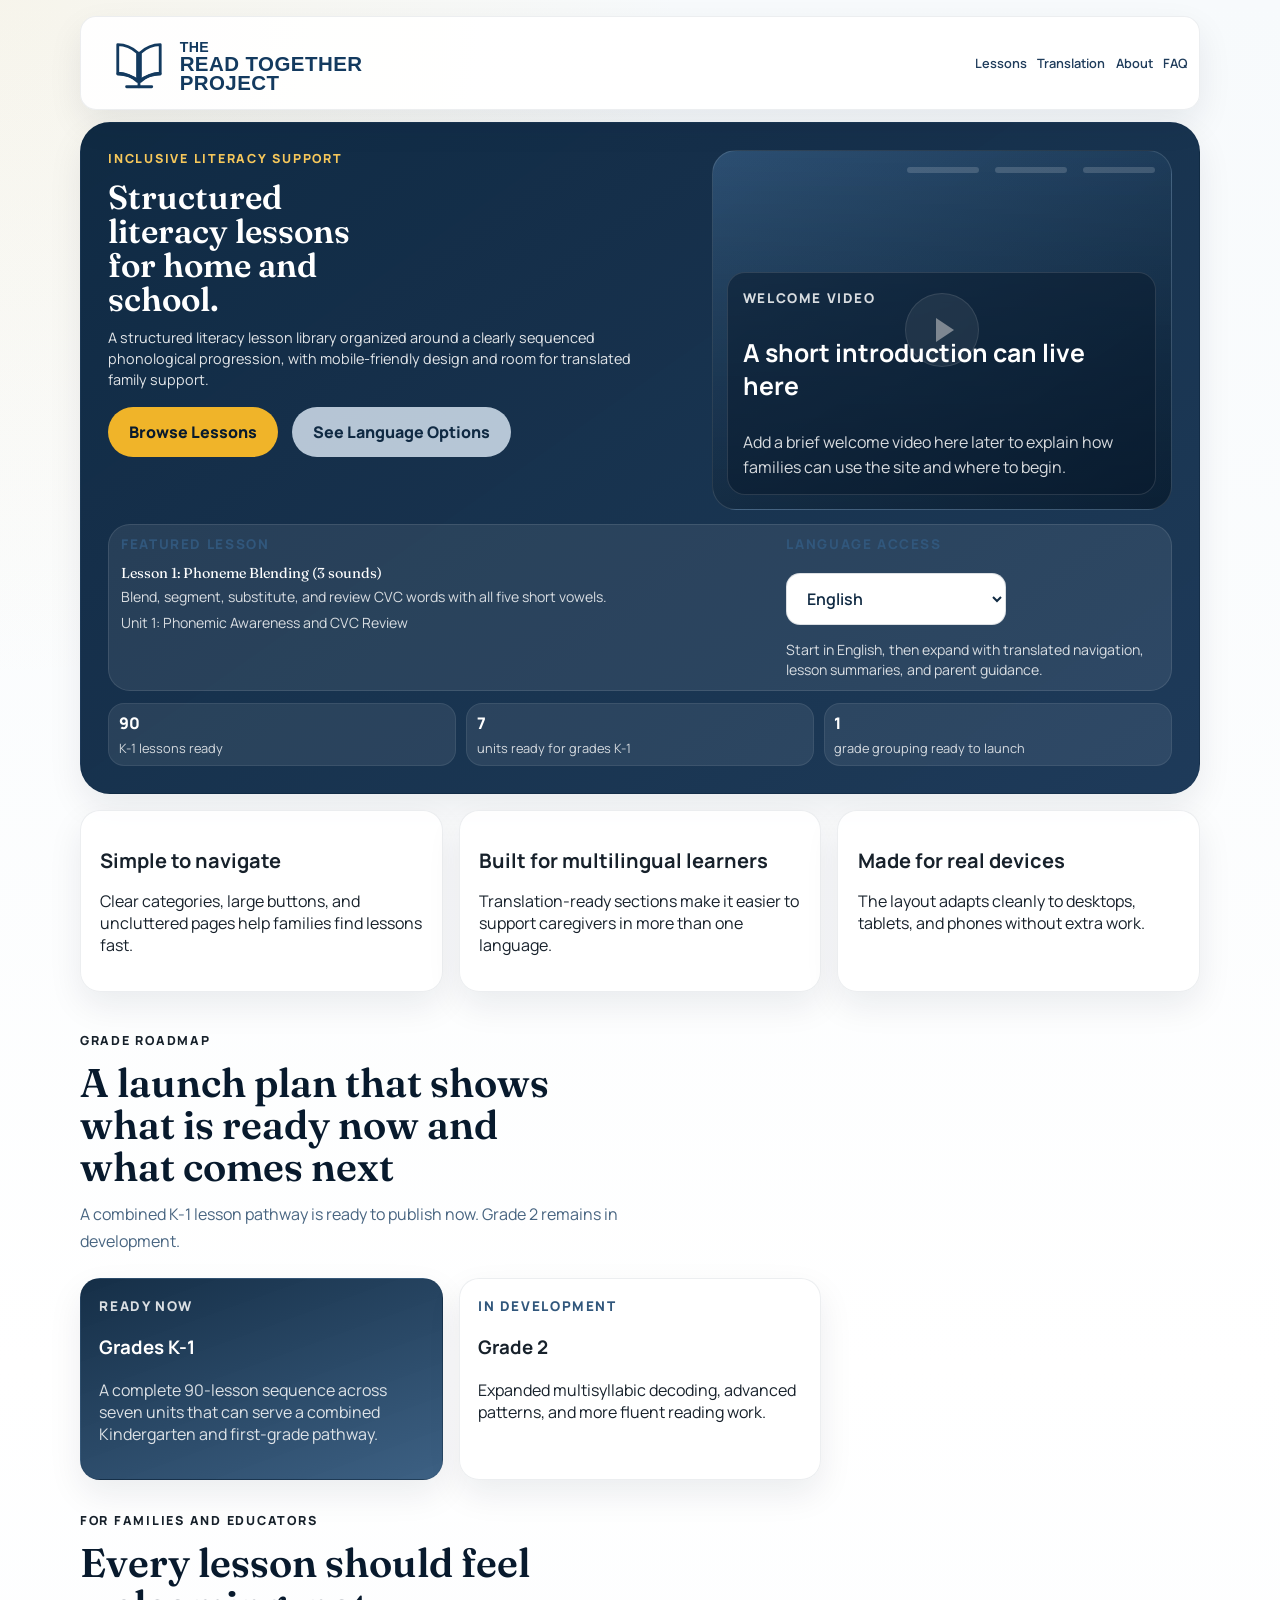
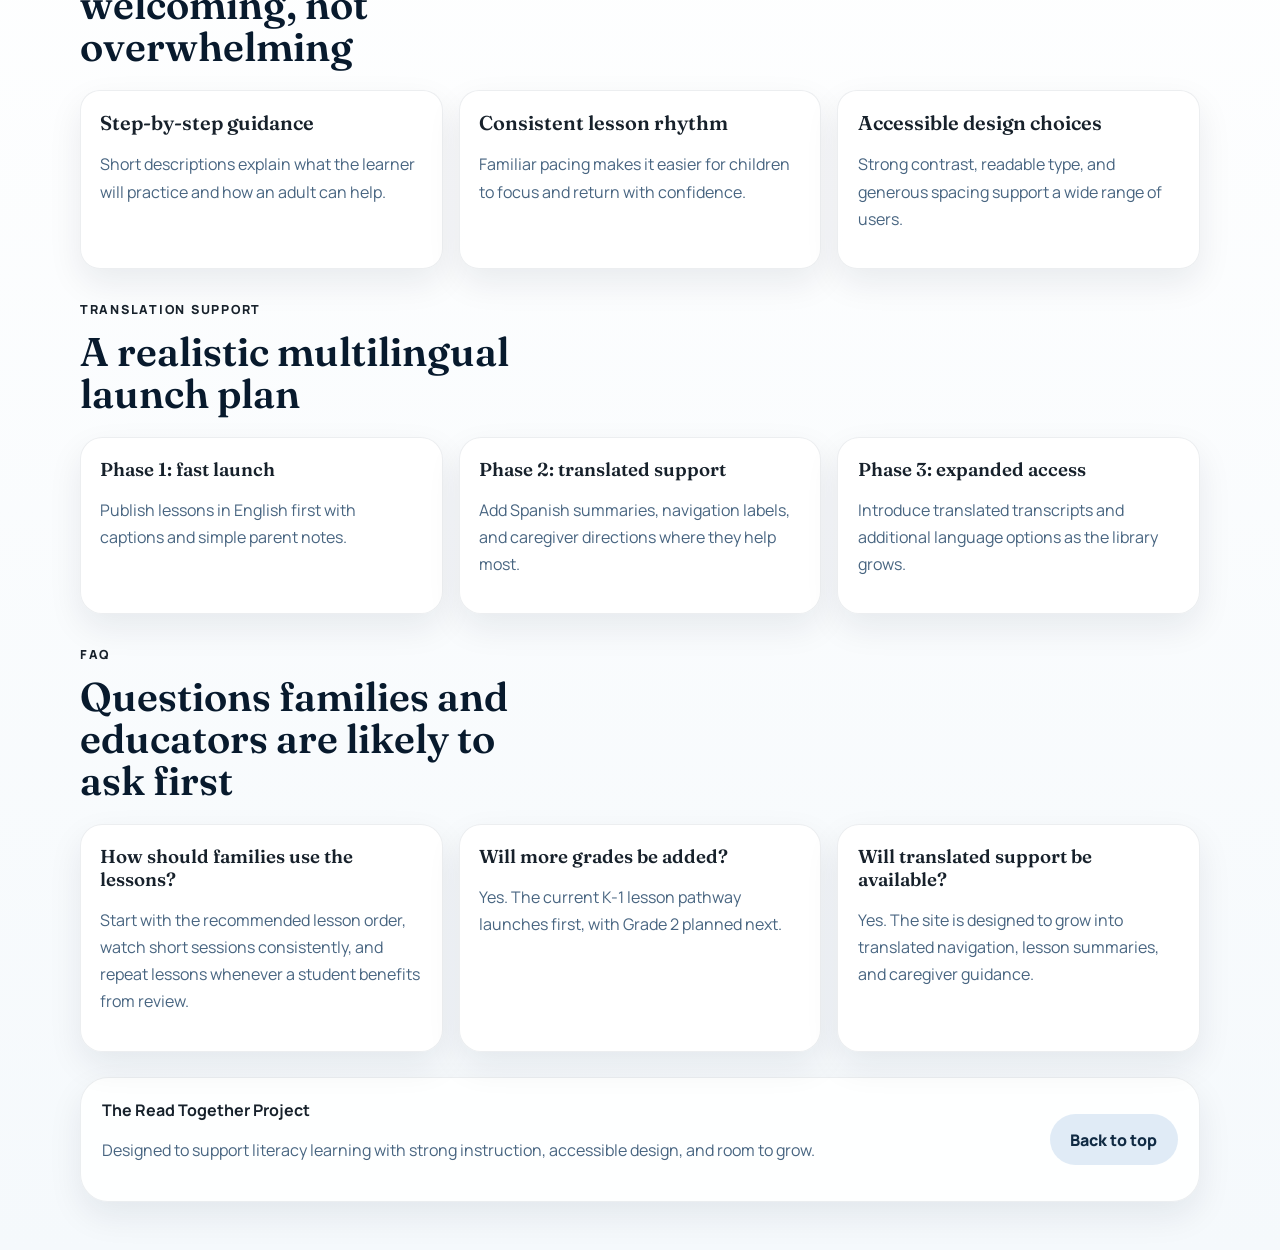
<file: index.html>
<!DOCTYPE html>
<html lang="en">
  <head>
    <meta charset="UTF-8" />
    <meta name="viewport" content="width=device-width, initial-scale=1.0" />
    <title>The Read Together Project</title>
    <meta
      name="description"
      content="Structured literacy lesson recordings and family-friendly reading support for families, educators, and multilingual learners."
    />
    <meta name="theme-color" content="#102a43" />
    <meta property="og:title" content="The Read Together Project" />
    <meta
      property="og:description"
      content="Structured literacy lesson recordings and family-friendly reading support."
    />
    <meta property="og:type" content="website" />
    <meta property="og:image" content="assets/read-together-logo.svg" />
    <meta name="twitter:card" content="summary_large_image" />
    <meta name="twitter:title" content="The Read Together Project" />
    <meta
      name="twitter:description"
      content="Structured literacy lesson recordings and family-friendly reading support."
    />
    <meta name="twitter:image" content="assets/read-together-logo.svg" />
    <link rel="icon" type="image/svg+xml" href="assets/read-together-mark.svg" />
    <link rel="preconnect" href="https://fonts.googleapis.com" />
    <link rel="preconnect" href="https://fonts.gstatic.com" crossorigin />
    <link
      href="https://fonts.googleapis.com/css2?family=Fraunces:wght@500;600;700&family=Manrope:wght@400;500;600;700;800&display=swap"
      rel="stylesheet"
    />
    <link rel="stylesheet" href="styles.css" />
  </head>
  <body>
    <div class="site-shell">
      <header class="topbar">
        <a class="brand" href="#home" aria-label="The Read Together Project home">
          <img class="brand-logo" src="assets/read-together-logo.svg" alt="The Read Together Project logo" />
        </a>

        <button class="menu-toggle" aria-expanded="false" aria-controls="site-nav">
          Menu
        </button>

        <nav id="site-nav" class="site-nav">
          <a href="lessons.html" data-i18n="navLessons">Lessons</a>
          <a href="#translation" data-i18n="navTranslation">Translation</a>
          <a href="about.html" data-i18n="navAbout">About</a>
          <a href="#faq" data-i18n="navFaq">FAQ</a>
        </nav>
      </header>

      <main id="home">
        <section class="hero">
          <div class="hero-copy">
            <div class="hero-top">
              <div class="hero-main">
                <p class="eyebrow" data-i18n="heroEyebrow">Inclusive literacy support</p>
                <h1 data-i18n="heroTitle">
                  Structured literacy lessons for home and school.
                </h1>
                <p class="hero-text" data-i18n="heroText">
                  A structured literacy lesson library organized around a clearly sequenced phonological
                  progression, with mobile-friendly design and room for translated family support.
                </p>
                <div class="hero-actions">
                  <a class="button button-primary" href="lessons.html" data-i18n="browseLessons"
                    >Browse Lessons</a
                  >
                  <a class="button button-secondary" href="#translation" data-i18n="seeLanguages"
                    >See Language Options</a
                  >
                </div>
              </div>

              <div class="hero-video-card" aria-label="Welcome video placeholder">
                <div class="hero-video-frame">
                  <div class="hero-video-play" aria-hidden="true"></div>
                  <div class="hero-video-caption">
                    <p class="panel-label" data-i18n="welcomeVideoLabel">Welcome video</p>
                    <h2 data-i18n="welcomeVideoTitle">A short introduction can live here</h2>
                    <p data-i18n="welcomeVideoText">
                      Add a brief welcome video here later to explain how families can use the site
                      and where to begin.
                    </p>
                  </div>
                </div>
              </div>
            </div>
            <div class="hero-note">
              <div>
                <p class="panel-label" data-i18n="featuredLesson">Featured lesson</p>
                <p id="spotlight-title" class="hero-note-title">Lesson 1: Phoneme Blending (3 sounds)</p>
                <p id="spotlight-text" class="hero-note-text" data-i18n="spotlightText">
                  Launch with a clear K-1 pathway that begins with oral blending and builds toward
                  fluent decoding.
                </p>
                <p id="spotlight-unit" class="hero-note-unit">Unit 1: Phonemic Awareness and CVC Review</p>
              </div>
              <div class="hero-language">
                <p class="panel-label" data-i18n="languageAccess">Language access</p>
                <select id="language-switcher" aria-label="Language switcher">
                  <option value="en">English</option>
                  <option value="es">Español</option>
                </select>
                <p class="hero-note-text" data-i18n="translationText">
                  Start in English, then expand with translated navigation, lesson summaries, and
                  parent guidance.
                </p>
              </div>
            </div>
            <dl class="hero-stats">
              <div>
                <dt>90</dt>
                <dd data-i18n="statLessons">starter lessons mapped out</dd>
              </div>
              <div>
                <dt>7</dt>
                <dd data-i18n="statUnits">units ready for grades K-1</dd>
              </div>
              <div>
                <dt>1</dt>
                <dd data-i18n="statGrades">grade grouping ready to launch</dd>
              </div>
            </dl>
          </div>
        </section>

        <section class="trust-strip" aria-label="Site strengths">
          <article>
            <h2 data-i18n="trustOneTitle">Simple to navigate</h2>
            <p data-i18n="trustOneText">
              Clear categories, large buttons, and uncluttered pages help families find lessons
              fast.
            </p>
          </article>
          <article>
            <h2 data-i18n="trustTwoTitle">Built for multilingual learners</h2>
            <p data-i18n="trustTwoText">
              Translation-ready sections make it easier to support caregivers in more than one
              language.
            </p>
          </article>
          <article>
            <h2 data-i18n="trustThreeTitle">Made for real devices</h2>
            <p data-i18n="trustThreeText">
              The layout adapts cleanly to desktops, tablets, and phones without extra work.
            </p>
          </article>
        </section>

        <section id="roadmap" class="section">
          <div class="section-heading">
            <div>
              <p class="eyebrow" data-i18n="roadmapEyebrow">Grade roadmap</p>
              <h2 data-i18n="roadmapTitle">A launch plan that shows what is ready now and what comes next</h2>
              <p class="section-intro" data-i18n="roadmapIntro">
                A combined K-1 lesson pathway is ready to publish now. Grade 2 remains in
                development.
              </p>
            </div>
          </div>

          <div class="roadmap-grid">
            <article class="roadmap-card roadmap-card-live">
              <p class="panel-label" data-i18n="roadmap1Label">Ready now</p>
              <h3 data-i18n="roadmap1Title">Grades K-1</h3>
              <p data-i18n="roadmap1Text">
                A complete 90-lesson sequence across seven units that can serve a combined
                Kindergarten and first-grade pathway.
              </p>
            </article>
            <article class="roadmap-card roadmap-card-coming">
              <p class="panel-label" data-i18n="roadmap2Label">In development</p>
              <h3 data-i18n="roadmap2Title">Grade 2</h3>
              <p data-i18n="roadmap2Text">
                Expanded multisyllabic decoding, advanced patterns, and more fluent reading work.
              </p>
            </article>
          </div>
        </section>

        <section id="families" class="section">
          <div class="section-heading">
            <div>
              <p class="eyebrow" data-i18n="familiesEyebrow">For families and educators</p>
              <h2 data-i18n="familiesTitle">Every lesson should feel welcoming, not overwhelming</h2>
            </div>
          </div>

          <div class="family-grid">
            <article class="family-card">
              <h3 data-i18n="familyOneTitle">Step-by-step guidance</h3>
              <p data-i18n="familyOneText">
                Short descriptions explain what the learner will practice and how an adult can help.
              </p>
            </article>
            <article class="family-card">
              <h3 data-i18n="familyTwoTitle">Consistent lesson rhythm</h3>
              <p data-i18n="familyTwoText">
                Familiar pacing makes it easier for children to focus and return with confidence.
              </p>
            </article>
            <article class="family-card">
              <h3 data-i18n="familyThreeTitle">Accessible design choices</h3>
              <p data-i18n="familyThreeText">
                Strong contrast, readable type, and generous spacing support a wide range of users.
              </p>
            </article>
          </div>
        </section>

        <section id="translation" class="section section-highlight">
          <div class="section-heading">
            <div>
              <p class="eyebrow" data-i18n="translationEyebrow">Translation support</p>
              <h2 data-i18n="translationTitle">A realistic multilingual launch plan</h2>
            </div>
          </div>

          <div class="translation-layout">
            <article class="panel-card">
              <h3 data-i18n="phaseOneTitle">Phase 1: fast launch</h3>
              <p data-i18n="phaseOneText">
                Publish lessons in English first with captions and simple parent notes.
              </p>
            </article>
            <article class="panel-card">
              <h3 data-i18n="phaseTwoTitle">Phase 2: translated support</h3>
              <p data-i18n="phaseTwoText">
                Add Spanish summaries, navigation labels, and caregiver directions where they help
                most.
              </p>
            </article>
            <article class="panel-card">
              <h3 data-i18n="phaseThreeTitle">Phase 3: expanded access</h3>
              <p data-i18n="phaseThreeText">
                Introduce translated transcripts and additional language options as the library
                grows.
              </p>
            </article>
          </div>
        </section>

        <section id="faq" class="section">
          <div class="section-heading">
            <div>
              <p class="eyebrow" data-i18n="faqEyebrow">FAQ</p>
              <h2 data-i18n="faqTitle">Questions families and educators are likely to ask first</h2>
            </div>
          </div>

          <div class="faq-grid">
            <article class="panel-card">
              <h3 data-i18n="faqOneTitle">How should families use the lessons?</h3>
              <p data-i18n="faqOneText">
                Start with the recommended lesson order, watch short sessions consistently, and
                repeat lessons whenever a student benefits from review.
              </p>
            </article>
            <article class="panel-card">
              <h3 data-i18n="faqTwoTitle">Will more grades be added?</h3>
              <p data-i18n="faqTwoText">
                Yes. The current K-1 lesson pathway launches first, with Grade 2 planned next.
              </p>
            </article>
            <article class="panel-card">
              <h3 data-i18n="faqThreeTitle">Will translated support be available?</h3>
              <p data-i18n="faqThreeText">
                Yes. The site is designed to grow into translated navigation, lesson summaries, and
                caregiver guidance.
              </p>
            </article>
          </div>
        </section>

      </main>

      <footer id="contact" class="footer">
        <div>
          <strong>The Read Together Project</strong>
          <p data-i18n="footerText">
            Designed to support literacy learning with strong instruction, accessible design, and
            room to grow.
          </p>
        </div>
        <a class="button button-secondary" href="#home" data-i18n="footerAction">Back to top</a>
      </footer>
    </div>

    <script src="script.js"></script>
  </body>
</html>
</file>
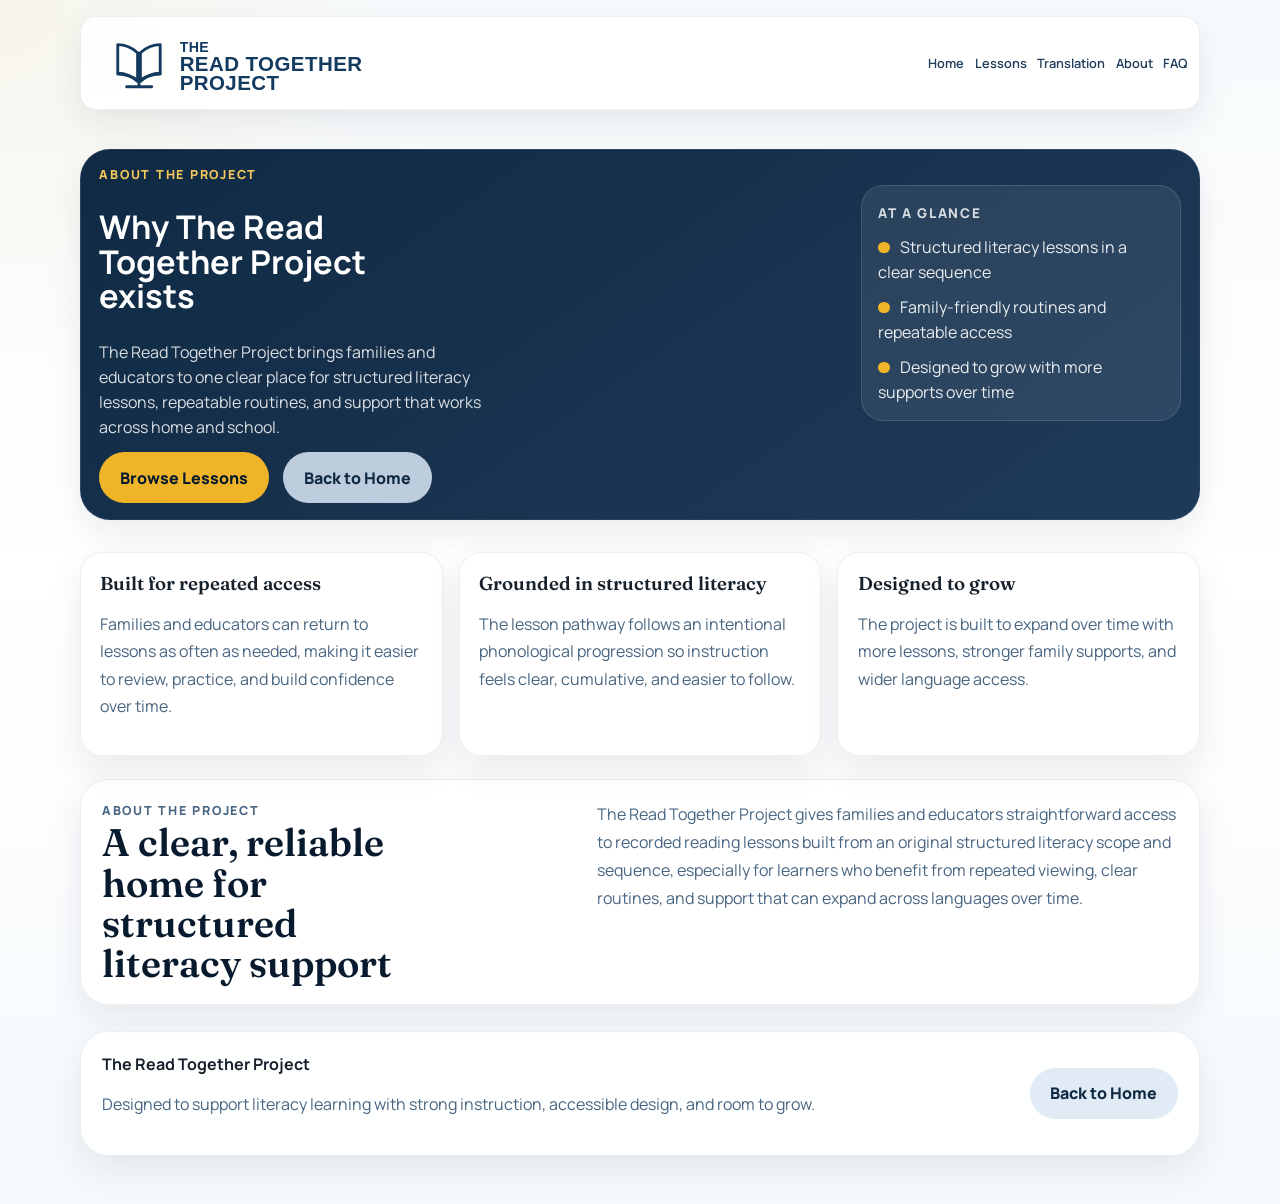
<file: about.html>
<!DOCTYPE html>
<html lang="en">
  <head>
    <meta charset="UTF-8" />
    <meta name="viewport" content="width=device-width, initial-scale=1.0" />
    <title>About | The Read Together Project</title>
    <meta
      name="description"
      content="Learn about The Read Together Project and the purpose behind its structured literacy lesson library."
    />
    <meta name="theme-color" content="#102a43" />
    <meta property="og:title" content="About | The Read Together Project" />
    <meta
      property="og:description"
      content="Learn about the purpose and approach behind The Read Together Project."
    />
    <meta property="og:type" content="website" />
    <meta property="og:image" content="assets/read-together-logo.svg" />
    <meta name="twitter:card" content="summary_large_image" />
    <meta name="twitter:title" content="About | The Read Together Project" />
    <meta
      name="twitter:description"
      content="Learn about the purpose and approach behind The Read Together Project."
    />
    <meta name="twitter:image" content="assets/read-together-logo.svg" />
    <link rel="icon" type="image/svg+xml" href="assets/read-together-mark.svg" />
    <link rel="preconnect" href="https://fonts.googleapis.com" />
    <link rel="preconnect" href="https://fonts.gstatic.com" crossorigin />
    <link
      href="https://fonts.googleapis.com/css2?family=Fraunces:wght@500;600;700&family=Manrope:wght@400;500;600;700;800&display=swap"
      rel="stylesheet"
    />
    <link rel="stylesheet" href="styles.css" />
  </head>
  <body data-page="about-page">
    <div class="site-shell">
      <header class="topbar">
        <a class="brand" href="index.html#home" aria-label="The Read Together Project home">
          <img class="brand-logo" src="assets/read-together-logo.svg" alt="The Read Together Project logo" />
        </a>

        <button class="menu-toggle" aria-expanded="false" aria-controls="site-nav">
          Menu
        </button>

        <nav id="site-nav" class="site-nav">
          <a href="index.html#home" data-i18n="navHome">Home</a>
          <a href="lessons.html" data-i18n="navLessons">Lessons</a>
          <a href="index.html#translation" data-i18n="navTranslation">Translation</a>
          <a href="#about" data-i18n="navAbout">About</a>
          <a href="index.html#faq" data-i18n="navFaq">FAQ</a>
        </nav>
      </header>

      <main id="about">
        <section class="page-intro section">
          <div class="page-intro-card">
            <div class="page-intro-layout">
              <div>
                <p class="eyebrow" data-i18n="aboutEyebrow">About the project</p>
                <h1 data-i18n="aboutPageTitle">Why The Read Together Project exists</h1>
                <p class="section-intro" data-i18n="aboutPageIntro">
                  The Read Together Project is designed to give families and educators a clear, welcoming
                  place to access structured literacy lessons, revisit key skills, and support children
                  with consistent routines across home and school.
                </p>
              </div>
              <div class="about-quicklook panel-card">
                <p class="panel-label" data-i18n="aboutQuickLabel">At a glance</p>
                <ul class="feature-list">
                  <li data-i18n="aboutQuickOne">Structured literacy lessons in a clear sequence</li>
                  <li data-i18n="aboutQuickTwo">Family-friendly routines and repeatable access</li>
                  <li data-i18n="aboutQuickThree">Designed to grow with more supports over time</li>
                </ul>
              </div>
            </div>
            <div class="page-intro-actions">
              <a class="button button-primary" href="lessons.html" data-i18n="browseLessons">Browse Lessons</a>
              <a class="button button-secondary" href="index.html" data-i18n="backHome">Back to Home</a>
            </div>
          </div>
        </section>

        <section class="section">
          <div class="about-grid">
            <article class="panel-card">
              <h3 data-i18n="aboutCardOneTitle">Built for repeated access</h3>
              <p data-i18n="aboutCardOneText">
                Families and educators can return to lessons as often as needed, making it easier to
                review, practice, and build confidence over time.
              </p>
            </article>
            <article class="panel-card">
              <h3 data-i18n="aboutCardTwoTitle">Grounded in structured literacy</h3>
              <p data-i18n="aboutCardTwoText">
                The lesson pathway follows an intentional phonological progression so instruction feels
                clear, cumulative, and easier to follow.
              </p>
            </article>
            <article class="panel-card">
              <h3 data-i18n="aboutCardThreeTitle">Designed to grow</h3>
              <p data-i18n="aboutCardThreeText">
                The project is built to expand over time with more lessons, stronger family supports,
                and wider language access.
              </p>
            </article>
          </div>
        </section>

        <section class="section about-story">
          <article class="about-story-card">
            <div>
              <p class="eyebrow" data-i18n="aboutEyebrow">About the project</p>
              <h2 data-i18n="aboutTitle">A warm, trustworthy home for reading instruction</h2>
            </div>
            <p data-i18n="aboutText">
              The Read Together Project provides families and educators with straightforward access to
              recorded reading lessons built from an original structured literacy scope and sequence,
              especially for students who benefit from repeated viewing, clear routines, and
              multilingual support.
            </p>
          </article>
        </section>
      </main>

      <footer class="footer">
        <div>
          <strong>The Read Together Project</strong>
          <p data-i18n="footerText">
            Designed to support literacy learning with strong instruction, accessible design, and
            room to grow.
          </p>
        </div>
        <a class="button button-secondary" href="index.html" data-i18n="backHome">Back to Home</a>
      </footer>
    </div>

    <script src="script.js"></script>
  </body>
</html>
</file>
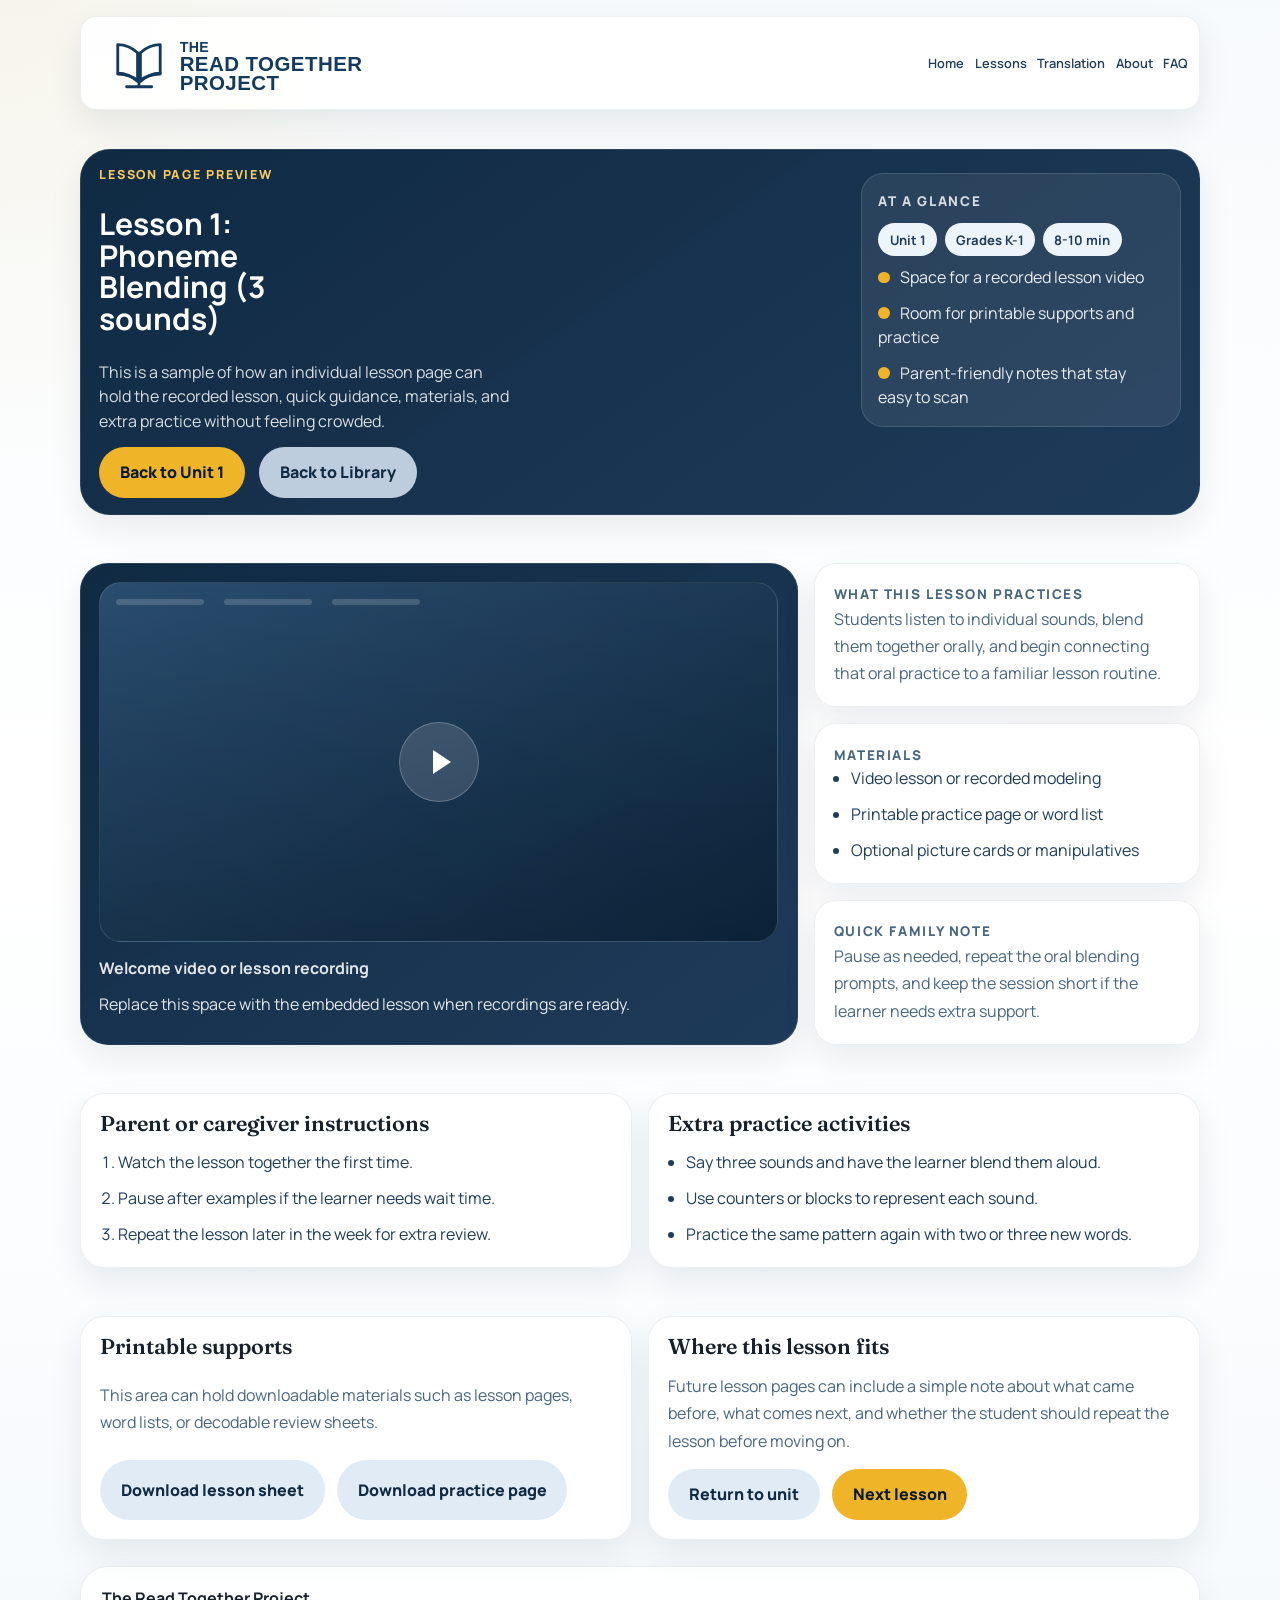
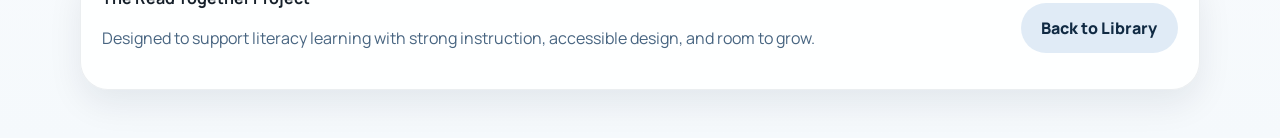
<file: lesson-template.html>
<!DOCTYPE html>
<html lang="en">
  <head>
    <meta charset="UTF-8" />
    <meta name="viewport" content="width=device-width, initial-scale=1.0" />
    <title>Lesson Template | The Read Together Project</title>
    <meta
      name="description"
      content="Preview how an individual lesson page can hold video, materials, family guidance, and extra practice."
    />
    <meta name="theme-color" content="#102a43" />
    <meta property="og:title" content="Lesson Template | The Read Together Project" />
    <meta
      property="og:description"
      content="Preview the future lesson page layout for videos, materials, and caregiver guidance."
    />
    <meta property="og:type" content="website" />
    <meta property="og:image" content="assets/read-together-logo.svg" />
    <meta name="twitter:card" content="summary_large_image" />
    <meta name="twitter:title" content="Lesson Template | The Read Together Project" />
    <meta
      name="twitter:description"
      content="Preview the future lesson page layout for videos, materials, and caregiver guidance."
    />
    <meta name="twitter:image" content="assets/read-together-logo.svg" />
    <link rel="icon" type="image/svg+xml" href="assets/read-together-mark.svg" />
    <link rel="preconnect" href="https://fonts.googleapis.com" />
    <link rel="preconnect" href="https://fonts.gstatic.com" crossorigin />
    <link
      href="https://fonts.googleapis.com/css2?family=Fraunces:wght@500;600;700&family=Manrope:wght@400;500;600;700;800&display=swap"
      rel="stylesheet"
    />
    <link rel="stylesheet" href="styles.css" />
  </head>
  <body data-page="lesson-template">
    <div class="site-shell">
      <header class="topbar">
        <a class="brand" href="index.html#home" aria-label="The Read Together Project home">
          <img class="brand-logo" src="assets/read-together-logo.svg" alt="The Read Together Project logo" />
        </a>
        <button class="menu-toggle" aria-expanded="false" aria-controls="site-nav">Menu</button>
        <nav id="site-nav" class="site-nav">
          <a href="index.html#home" data-i18n="navHome">Home</a>
          <a href="lessons.html" data-i18n="navLessons">Lessons</a>
          <a href="index.html#translation" data-i18n="navTranslation">Translation</a>
          <a href="about.html" data-i18n="navAbout">About</a>
          <a href="index.html#faq" data-i18n="navFaq">FAQ</a>
        </nav>
      </header>

      <main class="lesson-page-shell">
        <section class="page-intro section">
          <div class="page-intro-card">
            <div class="page-intro-layout">
              <div>
                <p class="eyebrow">Lesson page preview</p>
                <h1>Lesson 1: Phoneme Blending (3 sounds)</h1>
                <p class="section-intro">
                  This is a sample of how an individual lesson page can hold the recorded lesson, quick
                  guidance, materials, and extra practice without feeling crowded.
                </p>
              </div>
              <div class="panel-card">
                <p class="panel-label">At a glance</p>
                <div class="lesson-chip-row">
                  <span class="meta-chip">Unit 1</span>
                  <span class="meta-chip">Grades K-1</span>
                  <span class="meta-chip">8-10 min</span>
                </div>
                <ul class="feature-list">
                  <li>Space for a recorded lesson video</li>
                  <li>Room for printable supports and practice</li>
                  <li>Parent-friendly notes that stay easy to scan</li>
                </ul>
              </div>
            </div>
            <div class="page-intro-actions">
              <a class="button button-primary" href="unit-1.html">Back to Unit 1</a>
              <a class="button button-secondary" href="lessons.html">Back to Library</a>
            </div>
          </div>
        </section>

        <section class="section lesson-page-main">
          <article class="lesson-video-card">
            <div class="lesson-video-frame" aria-hidden="true">
              <span class="lesson-video-play"></span>
            </div>
            <div class="lesson-video-caption">
              <p><strong>Welcome video or lesson recording</strong></p>
              <p>Replace this space with the embedded lesson when recordings are ready.</p>
            </div>
          </article>

          <aside class="lesson-page-sidebar">
            <article class="panel-card">
              <p class="panel-label">What this lesson practices</p>
              <p>
                Students listen to individual sounds, blend them together orally, and begin connecting
                that oral practice to a familiar lesson routine.
              </p>
            </article>
            <article class="panel-card">
              <p class="panel-label">Materials</p>
              <ul class="resource-list">
                <li>Video lesson or recorded modeling</li>
                <li>Printable practice page or word list</li>
                <li>Optional picture cards or manipulatives</li>
              </ul>
            </article>
            <article class="panel-card">
              <p class="panel-label">Quick family note</p>
              <p>
                Pause as needed, repeat the oral blending prompts, and keep the session short if the
                learner needs extra support.
              </p>
            </article>
          </aside>
        </section>

        <section class="section lesson-section-grid">
          <article class="lesson-section-card">
            <h2>Parent or caregiver instructions</h2>
            <ol class="step-list">
              <li>Watch the lesson together the first time.</li>
              <li>Pause after examples if the learner needs wait time.</li>
              <li>Repeat the lesson later in the week for extra review.</li>
            </ol>
          </article>

          <article class="lesson-section-card">
            <h2>Extra practice activities</h2>
            <ul class="resource-list">
              <li>Say three sounds and have the learner blend them aloud.</li>
              <li>Use counters or blocks to represent each sound.</li>
              <li>Practice the same pattern again with two or three new words.</li>
            </ul>
          </article>
        </section>

        <section class="section lesson-section-grid">
          <article class="lesson-section-card">
            <h2>Printable supports</h2>
            <p>
              This area can hold downloadable materials such as lesson pages, word lists, or decodable
              review sheets.
            </p>
            <div class="lesson-inline-actions">
              <a class="button button-secondary" href="#">Download lesson sheet</a>
              <a class="button button-secondary" href="#">Download practice page</a>
            </div>
          </article>

          <article class="lesson-section-card">
            <h2>Where this lesson fits</h2>
            <p>
              Future lesson pages can include a simple note about what came before, what comes next,
              and whether the student should repeat the lesson before moving on.
            </p>
            <div class="lesson-inline-actions">
              <a class="button button-secondary" href="unit-1.html">Return to unit</a>
              <a class="button button-primary" href="#">Next lesson</a>
            </div>
          </article>
        </section>
      </main>

      <footer class="footer">
        <div>
          <strong>The Read Together Project</strong>
          <p data-i18n="footerText">
            Designed to support literacy learning with strong instruction, accessible design, and room to grow.
          </p>
        </div>
        <a class="button button-secondary" href="lessons.html">Back to Library</a>
      </footer>
    </div>

    <script src="script.js"></script>
  </body>
</html>
</file>
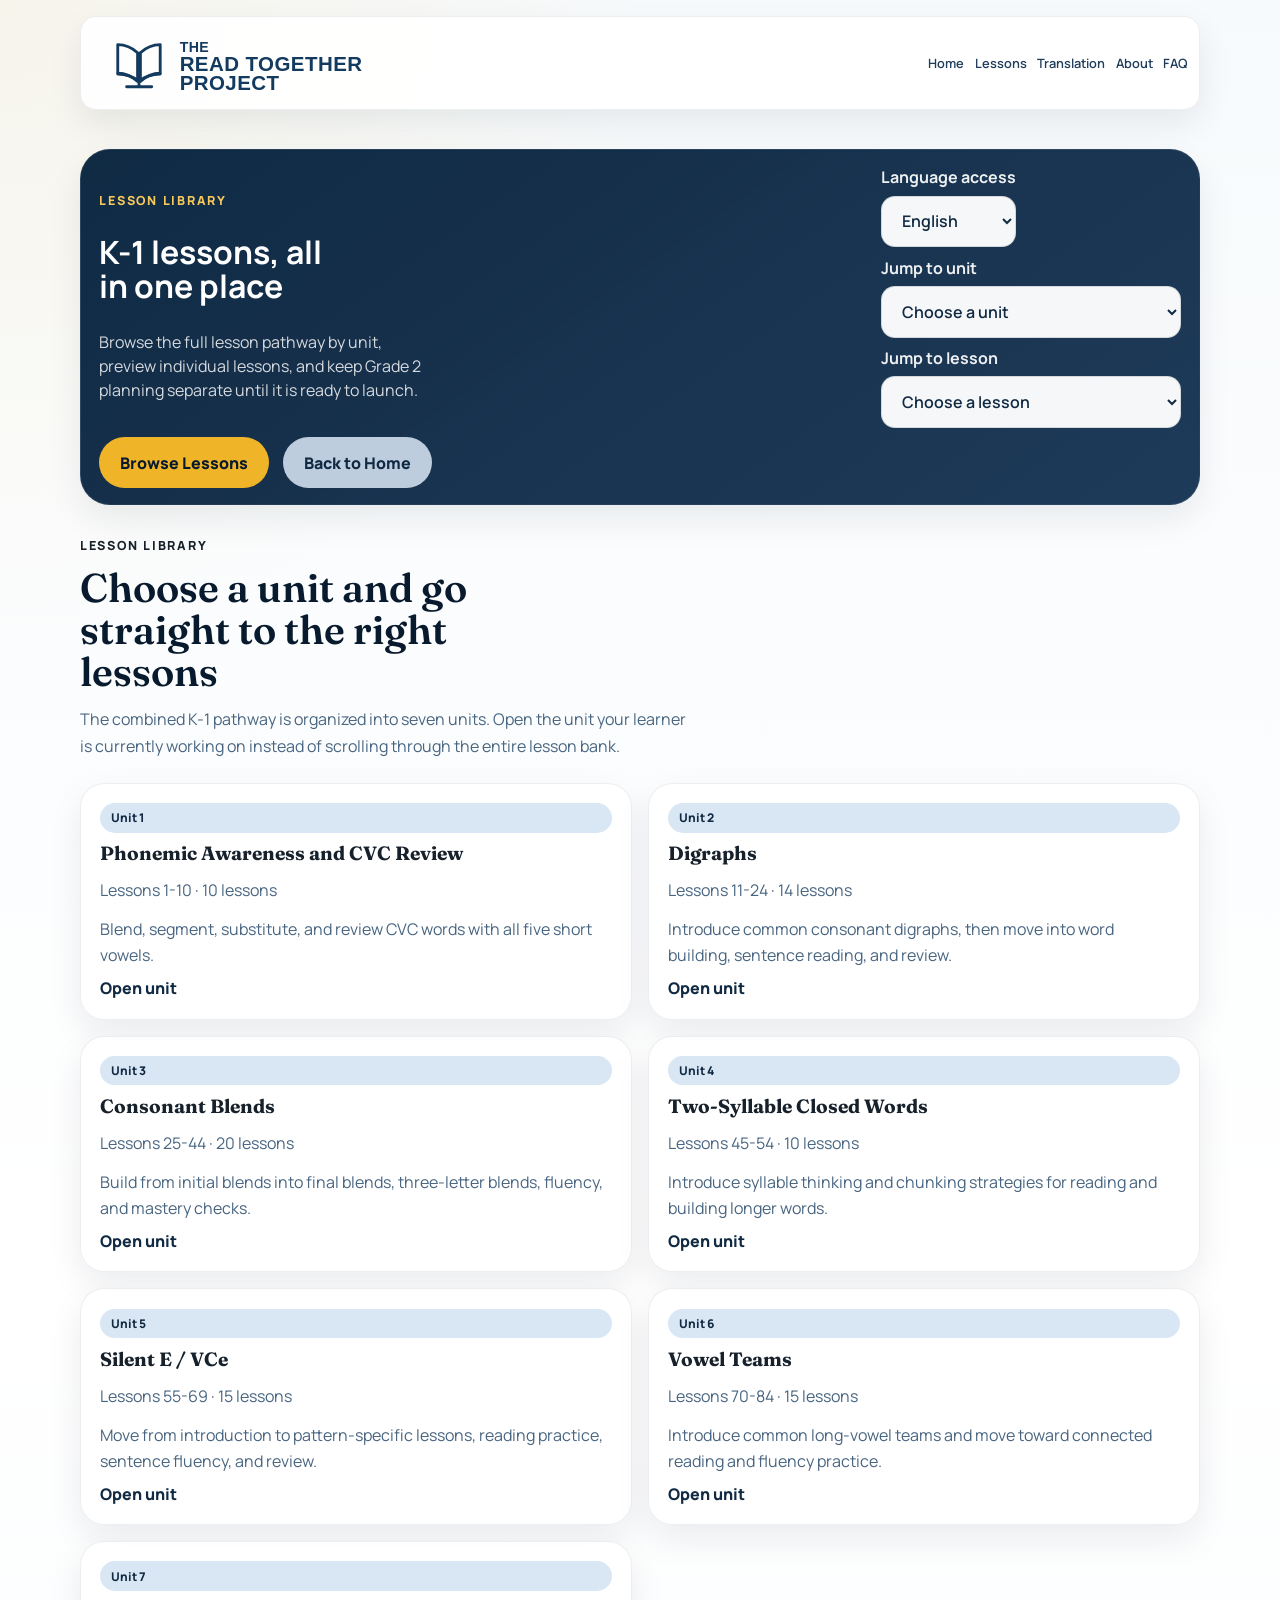
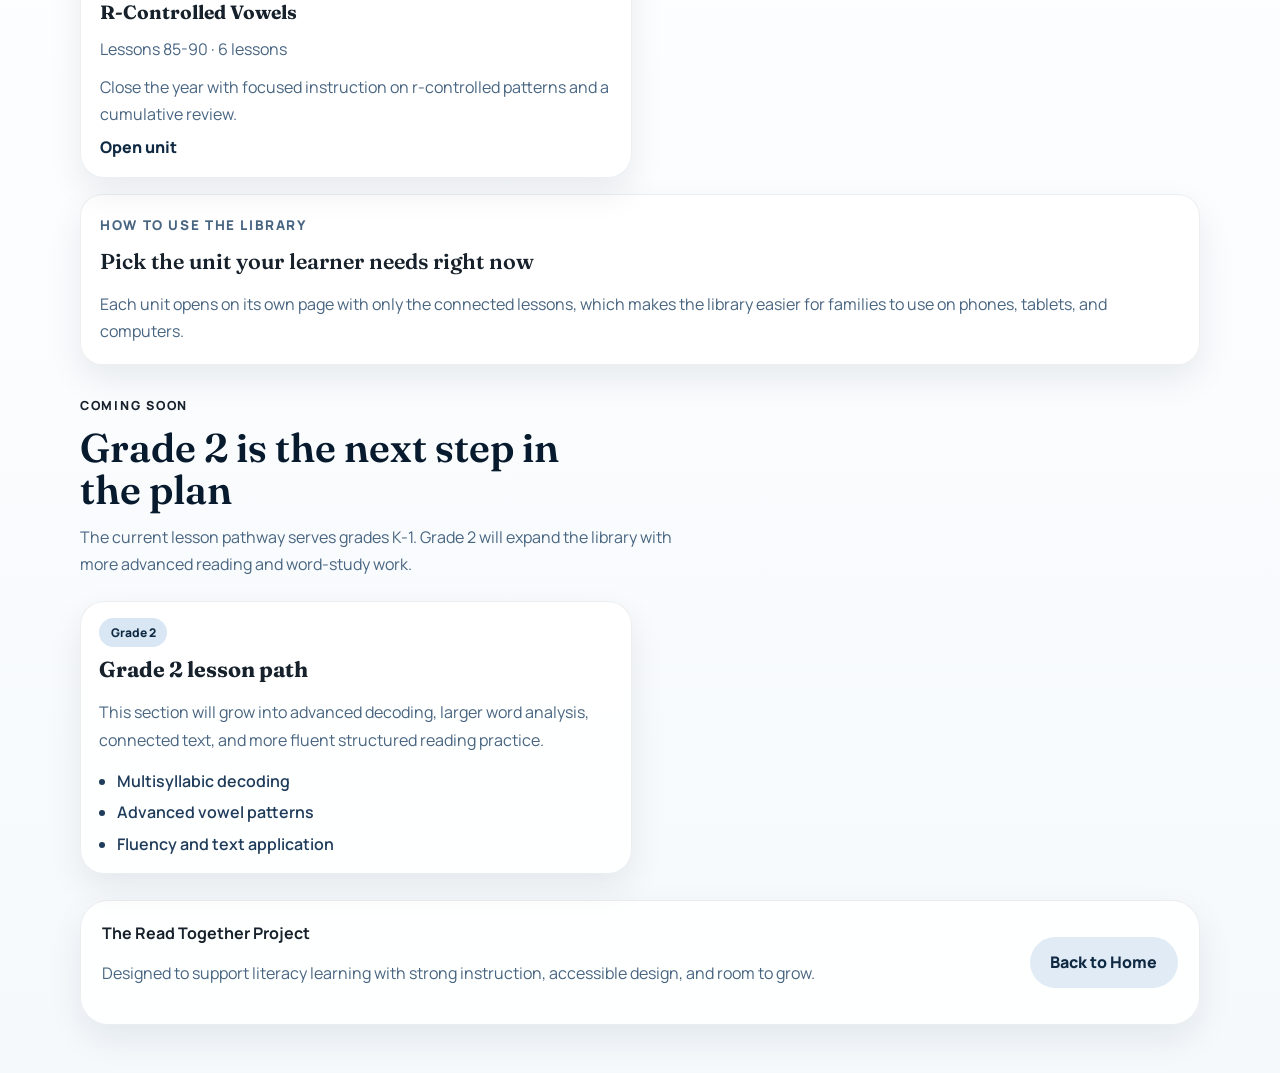
<file: lessons.html>
<!DOCTYPE html>
<html lang="en">
  <head>
    <meta charset="UTF-8" />
    <meta name="viewport" content="width=device-width, initial-scale=1.0" />
    <title>Lesson Library | The Read Together Project</title>
    <meta
      name="description"
      content="Browse the K-1 structured literacy lesson library and unit sequence for The Read Together Project."
    />
    <meta name="theme-color" content="#102a43" />
    <meta property="og:title" content="Lesson Library | The Read Together Project" />
    <meta
      property="og:description"
      content="Browse the K-1 structured literacy lesson library and unit sequence."
    />
    <meta property="og:type" content="website" />
    <meta property="og:image" content="assets/read-together-logo.svg" />
    <meta name="twitter:card" content="summary_large_image" />
    <meta
      name="twitter:title"
      content="Lesson Library | The Read Together Project"
    />
    <meta
      name="twitter:description"
      content="Browse the K-1 structured literacy lesson library and unit sequence."
    />
    <meta name="twitter:image" content="assets/read-together-logo.svg" />
    <link rel="icon" type="image/svg+xml" href="assets/read-together-mark.svg" />
    <link rel="preconnect" href="https://fonts.googleapis.com" />
    <link rel="preconnect" href="https://fonts.gstatic.com" crossorigin />
    <link
      href="https://fonts.googleapis.com/css2?family=Fraunces:wght@500;600;700&family=Manrope:wght@400;500;600;700;800&display=swap"
      rel="stylesheet"
    />
    <link rel="stylesheet" href="styles.css" />
  </head>
  <body data-page="lessons-hub">
    <div class="site-shell">
      <header class="topbar">
        <a class="brand" href="index.html#home" aria-label="The Read Together Project home">
          <img class="brand-logo" src="assets/read-together-logo.svg" alt="The Read Together Project logo" />
        </a>

        <button class="menu-toggle" aria-expanded="false" aria-controls="site-nav">
          Menu
        </button>

        <nav id="site-nav" class="site-nav">
          <a href="index.html#home" data-i18n="navHome">Home</a>
          <a href="#lessons" data-i18n="navLessons">Lessons</a>
          <a href="index.html#translation" data-i18n="navTranslation">Translation</a>
          <a href="about.html" data-i18n="navAbout">About</a>
          <a href="index.html#faq" data-i18n="navFaq">FAQ</a>
        </nav>
      </header>

      <main id="lessons-home">
        <section class="page-intro section">
          <div class="page-intro-card">
            <div class="page-intro-layout">
              <div>
                <p class="eyebrow" data-i18n="libraryEyebrow">Lesson library</p>
                <h1 data-i18n="libraryPageTitle">K-1 lessons, all in one place</h1>
                <p class="section-intro" data-i18n="libraryPageIntro">
                  Browse the full lesson pathway by unit, preview individual lessons, and keep Grade 2
                  planning separate until it is ready to launch.
                </p>
              </div>
              <div class="page-intro-meta">
                <label class="page-language-picker">
                  <span data-i18n="languageAccess">Language access</span>
                  <select id="language-switcher" aria-label="Language switcher">
                    <option value="en">English</option>
                    <option value="es">Español</option>
                  </select>
                </label>
                <label class="page-language-picker">
                  <span data-i18n="unitJumpLabel">Jump to unit</span>
                  <select id="unit-jump" aria-label="Jump to unit">
                    <option value="" data-i18n="unitJumpPlaceholder">Choose a unit</option>
                    <option value="unit-1.html" data-i18n="filterUnitOne">Unit 1: Phonemic Awareness and CVC Review</option>
                    <option value="unit-2.html" data-i18n="filterUnitTwo">Unit 2: Digraphs</option>
                    <option value="unit-3.html" data-i18n="filterUnitThree">Unit 3: Consonant Blends</option>
                    <option value="unit-4.html" data-i18n="filterUnitFour">Unit 4: Two-Syllable Closed Words</option>
                    <option value="unit-5.html" data-i18n="filterUnitFive">Unit 5: Silent E / VCe</option>
                    <option value="unit-6.html" data-i18n="filterUnitSix">Unit 6: Vowel Teams</option>
                    <option value="unit-7.html" data-i18n="filterUnitSeven">Unit 7: R-Controlled Vowels</option>
                  </select>
                </label>
                <label class="page-language-picker">
                  <span data-i18n="lessonJumpLabel">Jump to lesson</span>
                  <select id="lesson-jump-hub" aria-label="Jump to lesson">
                    <option value="" data-i18n="lessonJumpPlaceholder">Choose a lesson</option>
                  </select>
                </label>
              </div>
            </div>
            <div class="page-intro-actions">
              <a class="button button-primary" href="#lessons" data-i18n="browseLessons">Browse Lessons</a>
              <a class="button button-secondary" href="index.html" data-i18n="backHome">Back to Home</a>
            </div>
          </div>
        </section>

        <section id="lessons" class="section">
          <div class="section-heading">
            <div>
              <p class="eyebrow" data-i18n="libraryEyebrow">Lesson library</p>
              <h2 data-i18n="libraryHubTitle">Choose a unit and go straight to the right lessons</h2>
              <p class="section-intro" data-i18n="libraryHubIntro">
                The combined K-1 pathway is organized into seven units. Open the unit your learner
                is currently working on instead of scrolling through the entire lesson bank.
              </p>
            </div>
          </div>

          <div id="unit-grid" class="unit-grid"></div>
          <div class="unit-hub-note panel-card">
            <p class="panel-label" data-i18n="unitHubLabel">How to use the library</p>
            <h3 data-i18n="unitHubTitle">Pick the unit your learner needs right now</h3>
            <p data-i18n="unitHubText">
              Each unit opens on its own page with only the connected lessons, which makes the
              library easier for families to use on phones, tablets, and computers.
            </p>
          </div>
        </section>

        <section id="coming" class="section">
          <div class="section-heading">
            <div>
              <p class="eyebrow" data-i18n="comingEyebrow">Coming soon</p>
              <h2 data-i18n="comingTitle">Grade 2 is the next step in the plan</h2>
              <p class="section-intro" data-i18n="comingIntro">
                The current lesson pathway serves grades K-1. Grade 2 will expand the library with
                more advanced reading and word-study work.
              </p>
            </div>
          </div>

          <div class="coming-grid">
            <article class="coming-card">
              <span class="badge" data-i18n="roadmap2Title">Grade 2</span>
              <h3 data-i18n="coming2Title">Grade 2 lesson path</h3>
              <p data-i18n="coming2Text">
                This section will grow into advanced decoding, larger word analysis, connected text,
                and more fluent structured reading practice.
              </p>
              <ul class="coming-list">
                <li data-i18n="coming2PointOne">Multisyllabic decoding</li>
                <li data-i18n="coming2PointTwo">Advanced vowel patterns</li>
                <li data-i18n="coming2PointThree">Fluency and text application</li>
              </ul>
            </article>
          </div>
        </section>
      </main>

      <footer class="footer">
        <div>
          <strong>The Read Together Project</strong>
          <p data-i18n="footerText">
            Designed to support literacy learning with strong instruction, accessible design, and
            room to grow.
          </p>
        </div>
        <a class="button button-secondary" href="index.html" data-i18n="backHome">Back to Home</a>
      </footer>
    </div>

    <script src="script.js"></script>
  </body>
</html>
</file>
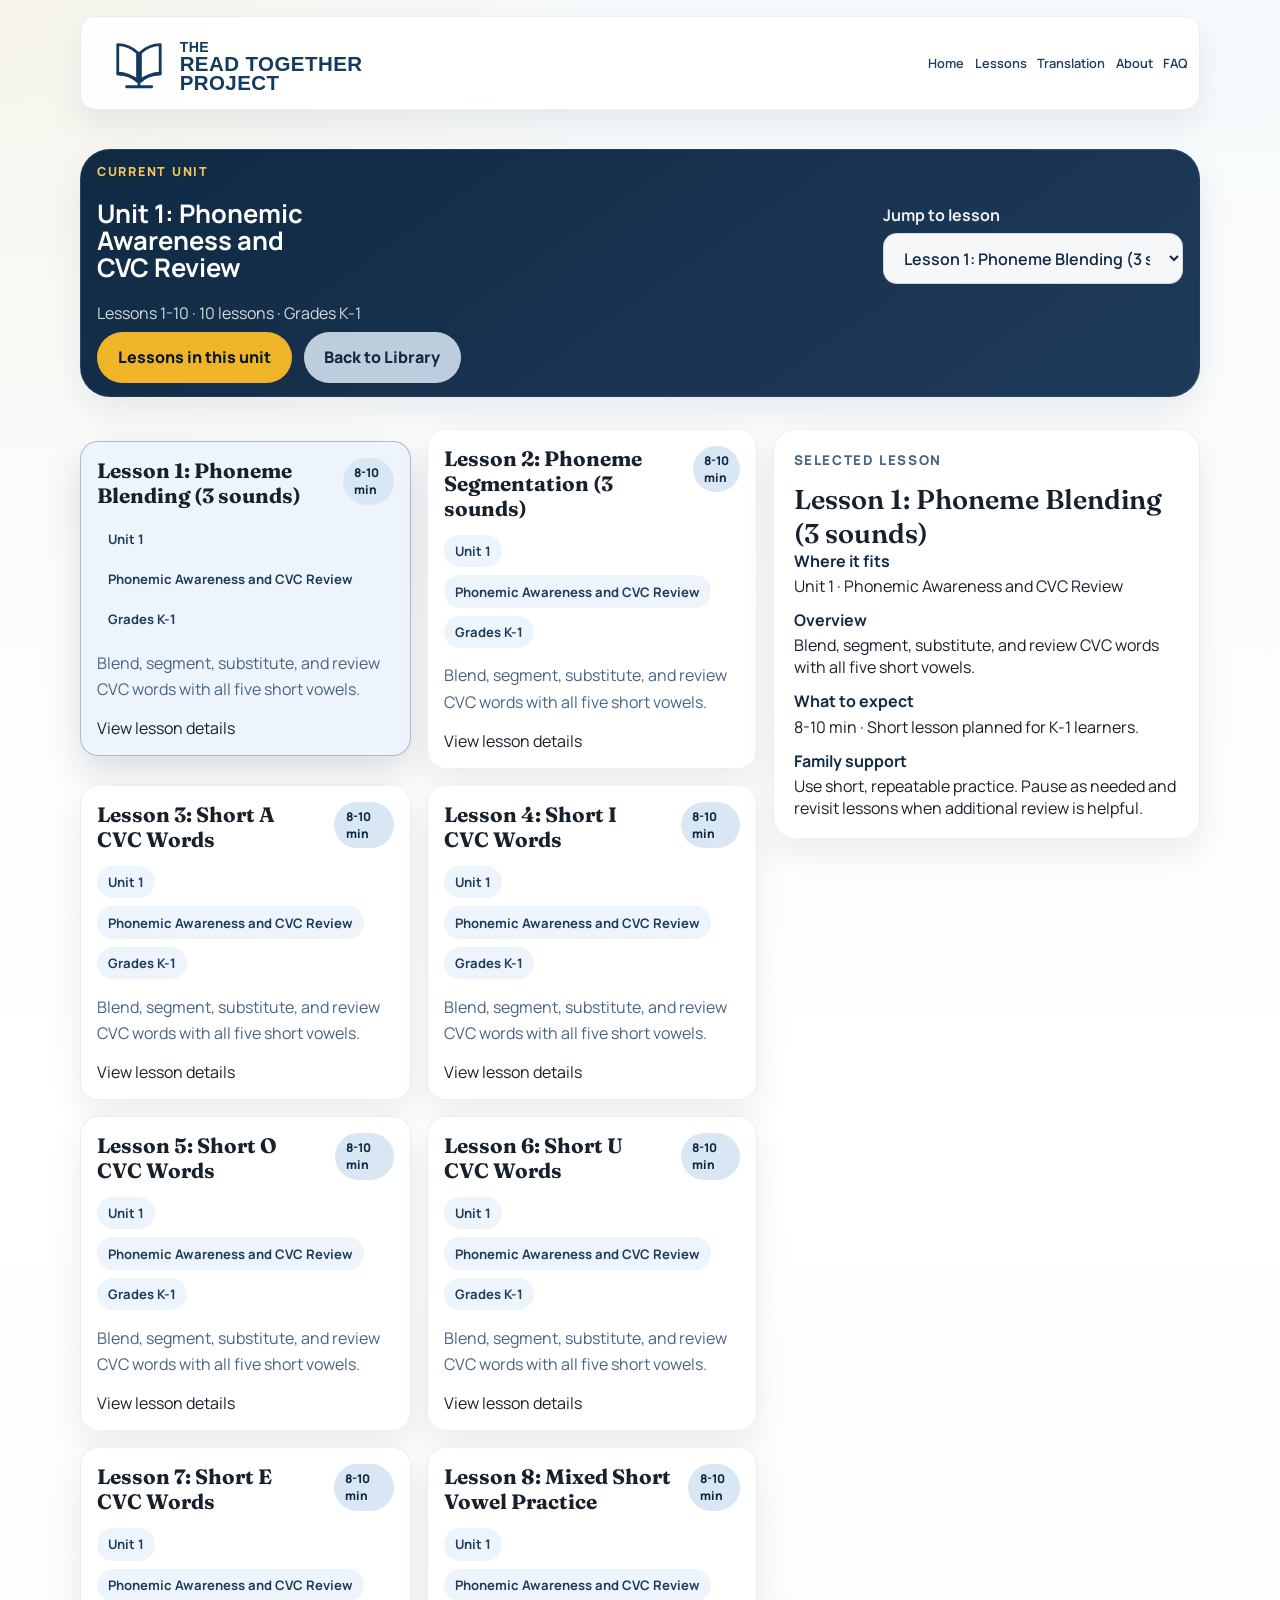
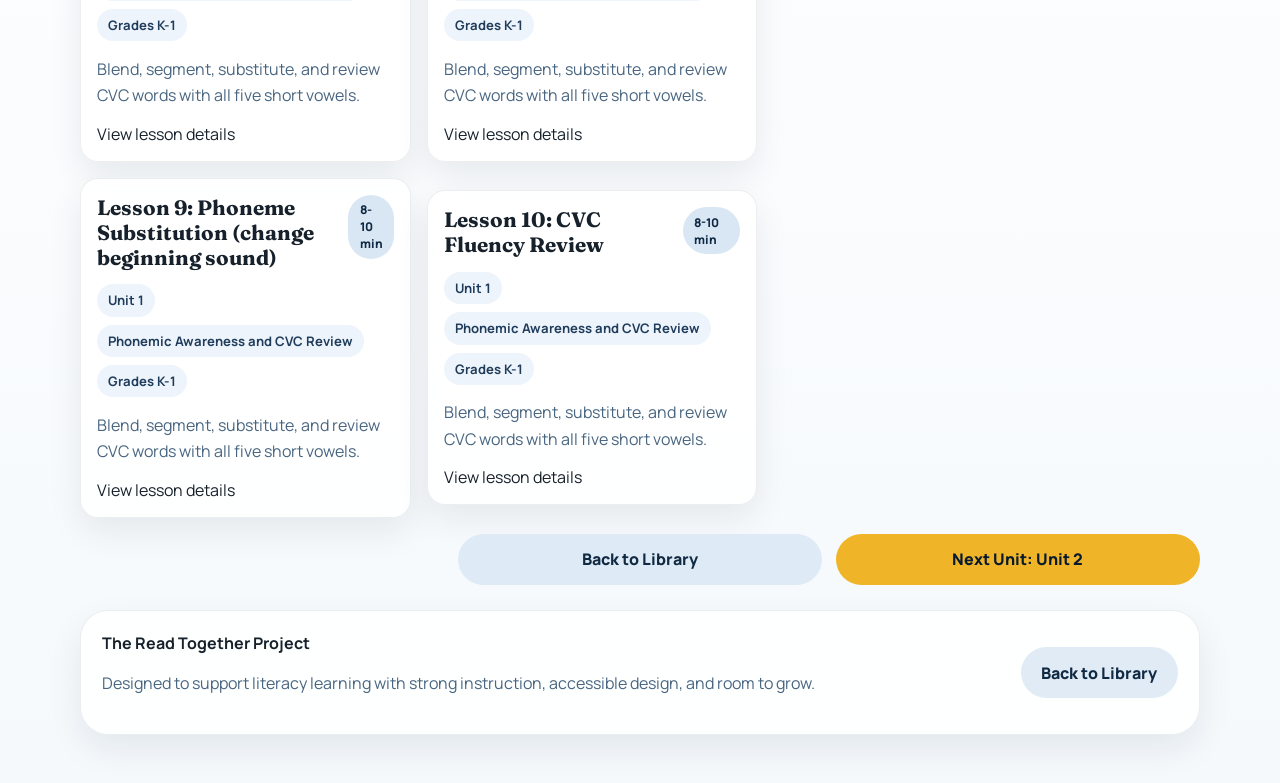
<file: unit-1.html>
<!DOCTYPE html>
<html lang="en">
  <head>
    <meta charset="UTF-8" />
    <meta name="viewport" content="width=device-width, initial-scale=1.0" />
    <title>Unit 1 | The Read Together Project</title>
    <meta
      name="description"
      content="Browse Unit 1 lessons in The Read Together Project structured literacy library."
    />
    <meta name="theme-color" content="#102a43" />
    <meta property="og:title" content="Unit 1 | The Read Together Project" />
    <meta property="og:description" content="Browse Unit 1 lessons in the K-1 lesson library." />
    <meta property="og:type" content="website" />
    <meta property="og:image" content="assets/read-together-logo.svg" />
    <meta name="twitter:card" content="summary_large_image" />
    <meta name="twitter:title" content="Unit 1 | The Read Together Project" />
    <meta name="twitter:description" content="Browse Unit 1 lessons in the K-1 lesson library." />
    <meta name="twitter:image" content="assets/read-together-logo.svg" />
    <link rel="icon" type="image/svg+xml" href="assets/read-together-mark.svg" />
    <link rel="preconnect" href="https://fonts.googleapis.com" />
    <link rel="preconnect" href="https://fonts.gstatic.com" crossorigin />
    <link
      href="https://fonts.googleapis.com/css2?family=Fraunces:wght@500;600;700&family=Manrope:wght@400;500;600;700;800&display=swap"
      rel="stylesheet"
    />
    <link rel="stylesheet" href="styles.css" />
  </head>
  <body data-unit-page="phonemic-cvc">
    <div class="site-shell">
      <header class="topbar">
        <a class="brand" href="index.html#home" aria-label="The Read Together Project home">
          <img class="brand-logo" src="assets/read-together-logo.svg" alt="The Read Together Project logo" />
        </a>
        <button class="menu-toggle" aria-expanded="false" aria-controls="site-nav">Menu</button>
        <nav id="site-nav" class="site-nav">
          <a href="index.html#home" data-i18n="navHome">Home</a>
          <a href="lessons.html" data-i18n="navLessons">Lessons</a>
          <a href="index.html#translation" data-i18n="navTranslation">Translation</a>
          <a href="about.html" data-i18n="navAbout">About</a>
          <a href="index.html#faq" data-i18n="navFaq">FAQ</a>
        </nav>
      </header>
      <main class="unit-page">
        <section class="page-intro section">
          <div id="unit-page-header" class="page-intro-card"></div>
        </section>
        <section class="section">
          <div class="lesson-browser">
            <div id="unit-page-lessons" class="lesson-grid"></div>
            <aside id="lesson-detail" class="lesson-detail panel-card" aria-live="polite"></aside>
          </div>
          <div id="unit-page-nav" class="unit-page-nav"></div>
        </section>
      </main>
      <footer class="footer">
        <div>
          <strong>The Read Together Project</strong>
          <p data-i18n="footerText">
            Designed to support literacy learning with strong instruction, accessible design, and room to grow.
          </p>
        </div>
        <a class="button button-secondary" href="lessons.html" data-i18n="backToLibrary">Back to Library</a>
      </footer>
    </div>
    <script src="script.js"></script>
  </body>
</html>
</file>
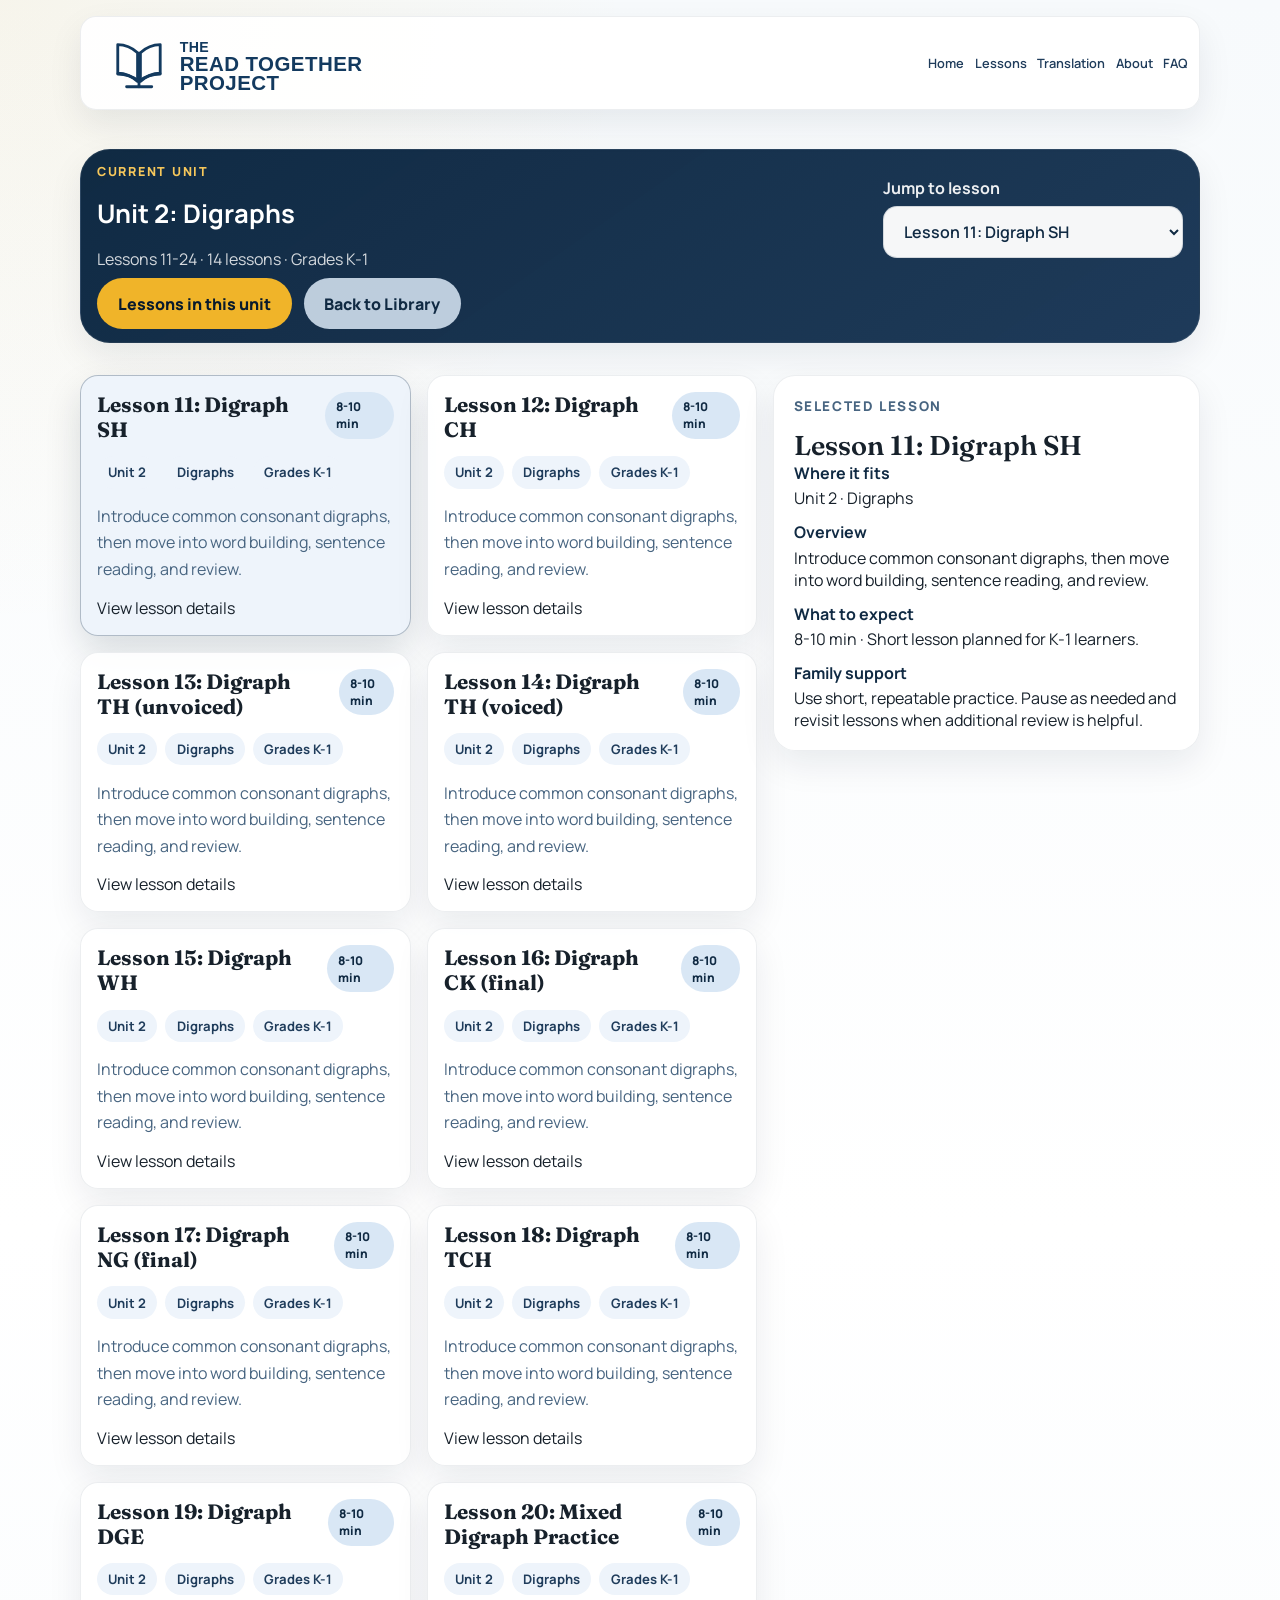
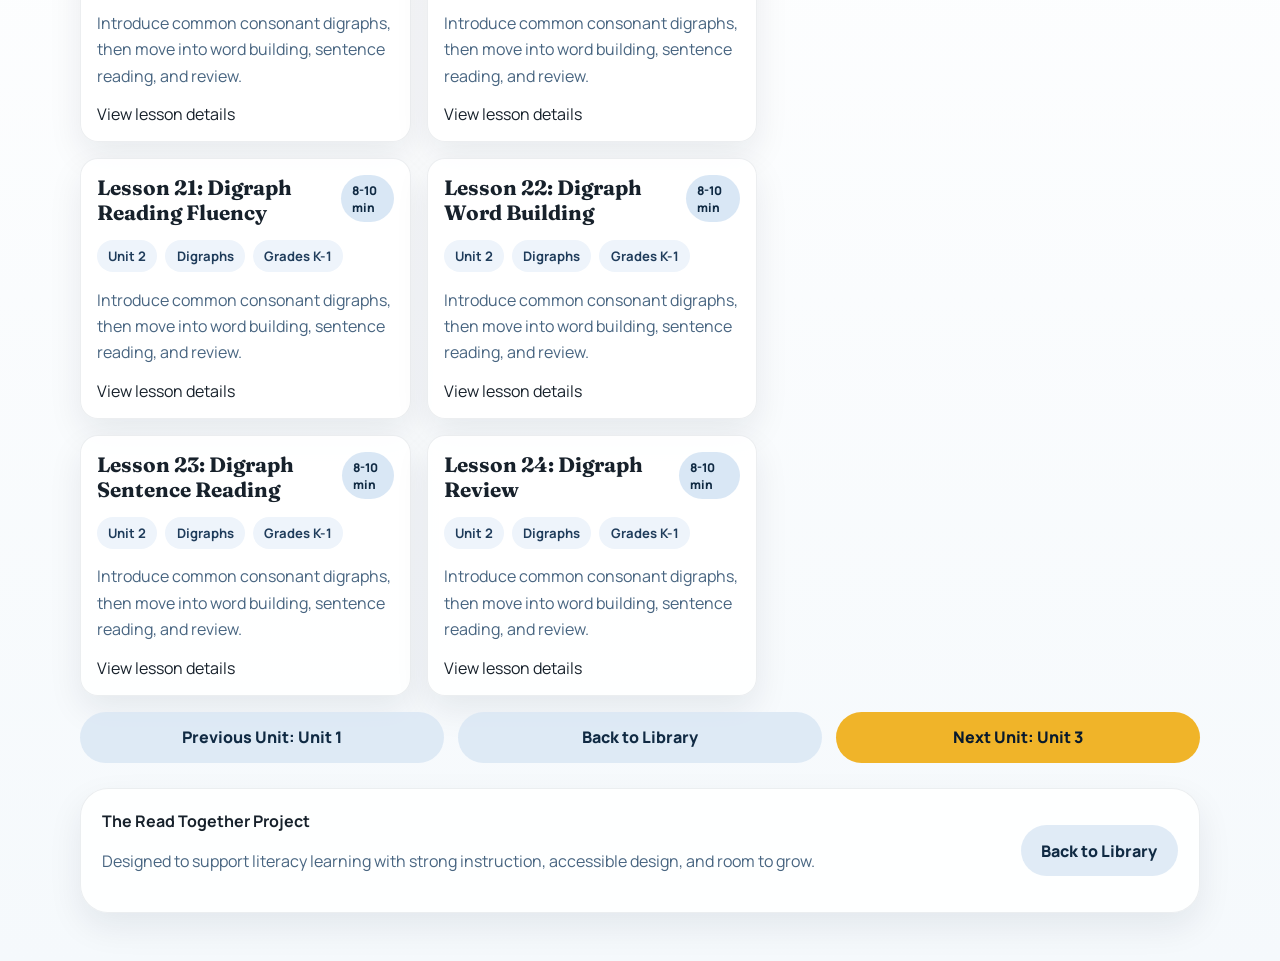
<file: unit-2.html>
<!DOCTYPE html>
<html lang="en">
  <head>
    <meta charset="UTF-8" />
    <meta name="viewport" content="width=device-width, initial-scale=1.0" />
    <title>Unit 2 | The Read Together Project</title>
    <meta name="description" content="Browse Unit 2 lessons in The Read Together Project structured literacy library." />
    <meta name="theme-color" content="#102a43" />
    <meta property="og:title" content="Unit 2 | The Read Together Project" />
    <meta property="og:description" content="Browse Unit 2 lessons in the K-1 lesson library." />
    <meta property="og:type" content="website" />
    <meta property="og:image" content="assets/read-together-logo.svg" />
    <meta name="twitter:card" content="summary_large_image" />
    <meta name="twitter:title" content="Unit 2 | The Read Together Project" />
    <meta name="twitter:description" content="Browse Unit 2 lessons in the K-1 lesson library." />
    <meta name="twitter:image" content="assets/read-together-logo.svg" />
    <link rel="icon" type="image/svg+xml" href="assets/read-together-mark.svg" />
    <link rel="preconnect" href="https://fonts.googleapis.com" />
    <link rel="preconnect" href="https://fonts.gstatic.com" crossorigin />
    <link href="https://fonts.googleapis.com/css2?family=Fraunces:wght@500;600;700&family=Manrope:wght@400;500;600;700;800&display=swap" rel="stylesheet" />
    <link rel="stylesheet" href="styles.css" />
  </head>
  <body data-unit-page="digraphs">
    <div class="site-shell"><header class="topbar"><a class="brand" href="index.html#home" aria-label="The Read Together Project home"><img class="brand-logo" src="assets/read-together-logo.svg" alt="The Read Together Project logo" /></a><button class="menu-toggle" aria-expanded="false" aria-controls="site-nav">Menu</button><nav id="site-nav" class="site-nav"><a href="index.html#home" data-i18n="navHome">Home</a><a href="lessons.html" data-i18n="navLessons">Lessons</a><a href="index.html#translation" data-i18n="navTranslation">Translation</a><a href="about.html" data-i18n="navAbout">About</a><a href="index.html#faq" data-i18n="navFaq">FAQ</a></nav></header><main class="unit-page"><section class="page-intro section"><div id="unit-page-header" class="page-intro-card"></div></section><section class="section"><div class="lesson-browser"><div id="unit-page-lessons" class="lesson-grid"></div><aside id="lesson-detail" class="lesson-detail panel-card" aria-live="polite"></aside></div><div id="unit-page-nav" class="unit-page-nav"></div></section></main><footer class="footer"><div><strong>The Read Together Project</strong><p data-i18n="footerText">Designed to support literacy learning with strong instruction, accessible design, and room to grow.</p></div><a class="button button-secondary" href="lessons.html" data-i18n="backToLibrary">Back to Library</a></footer></div>
    <script src="script.js"></script>
  </body>
</html>
</file>
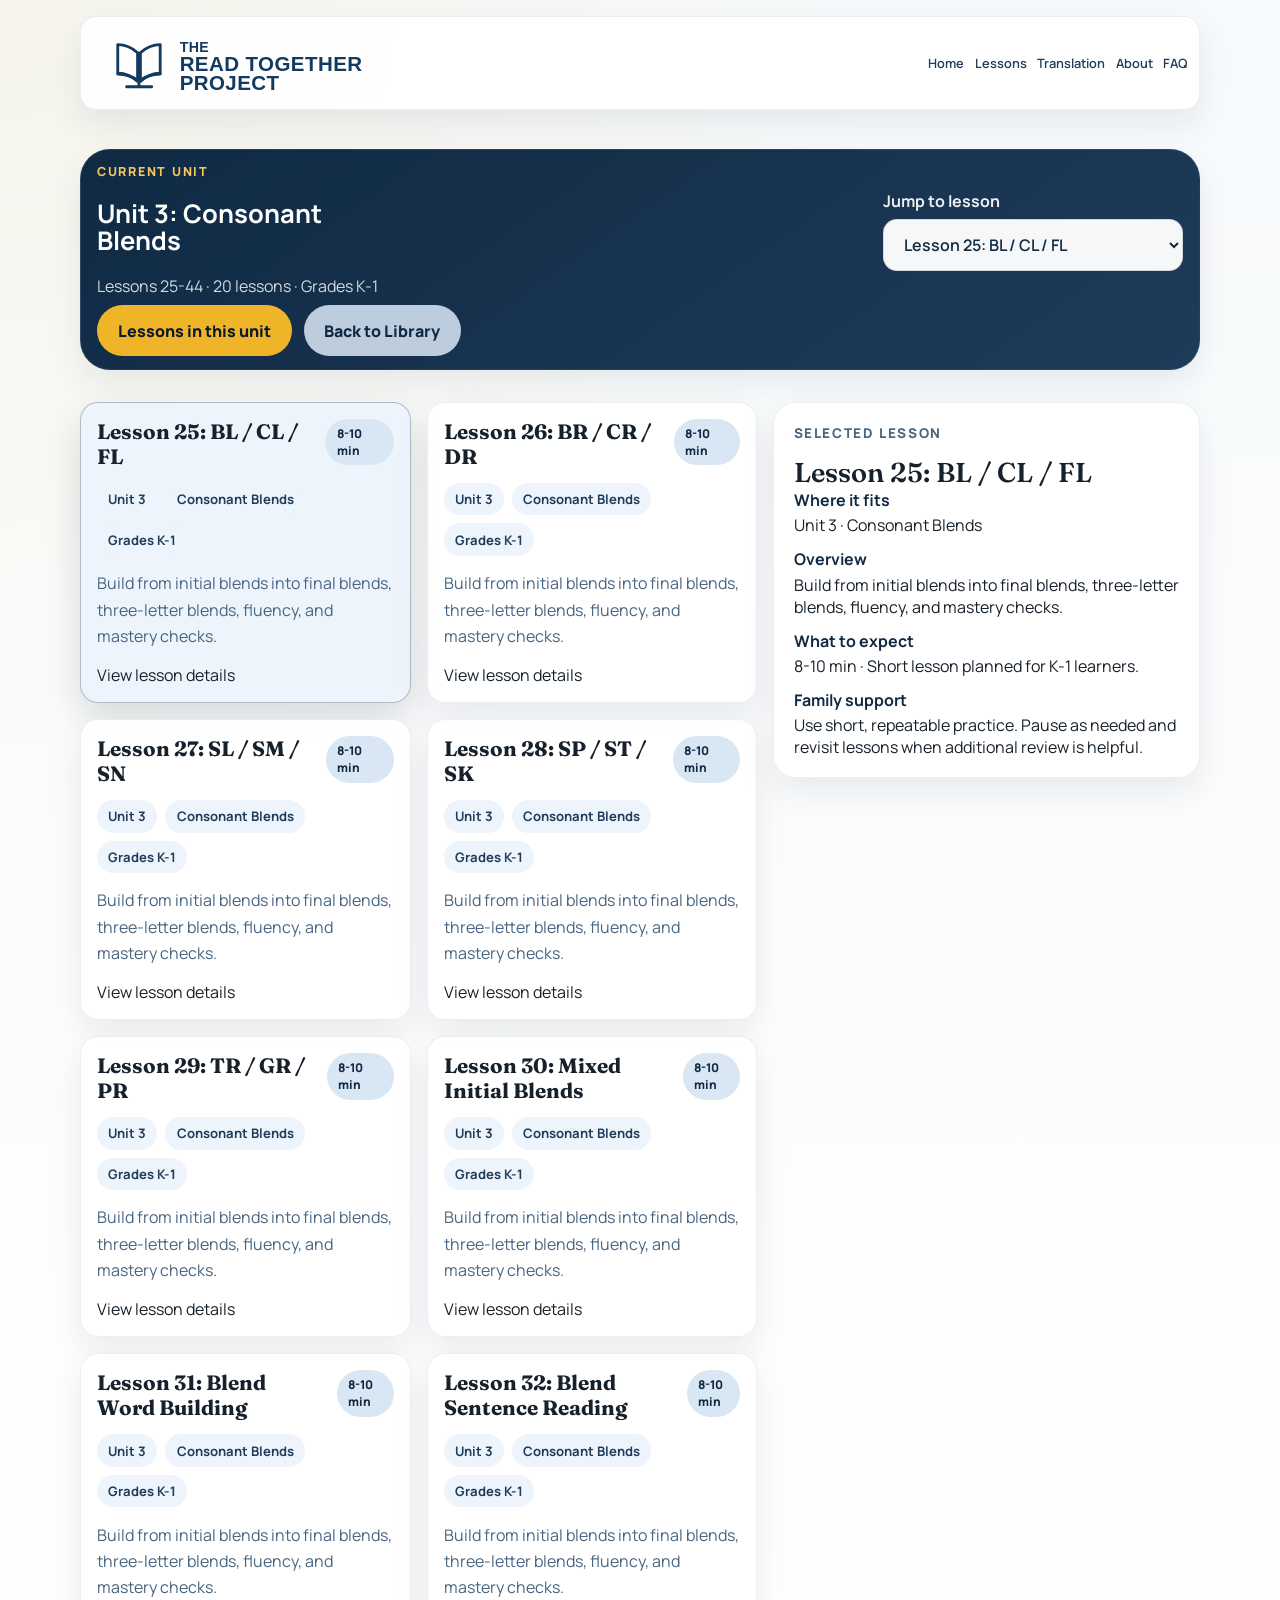
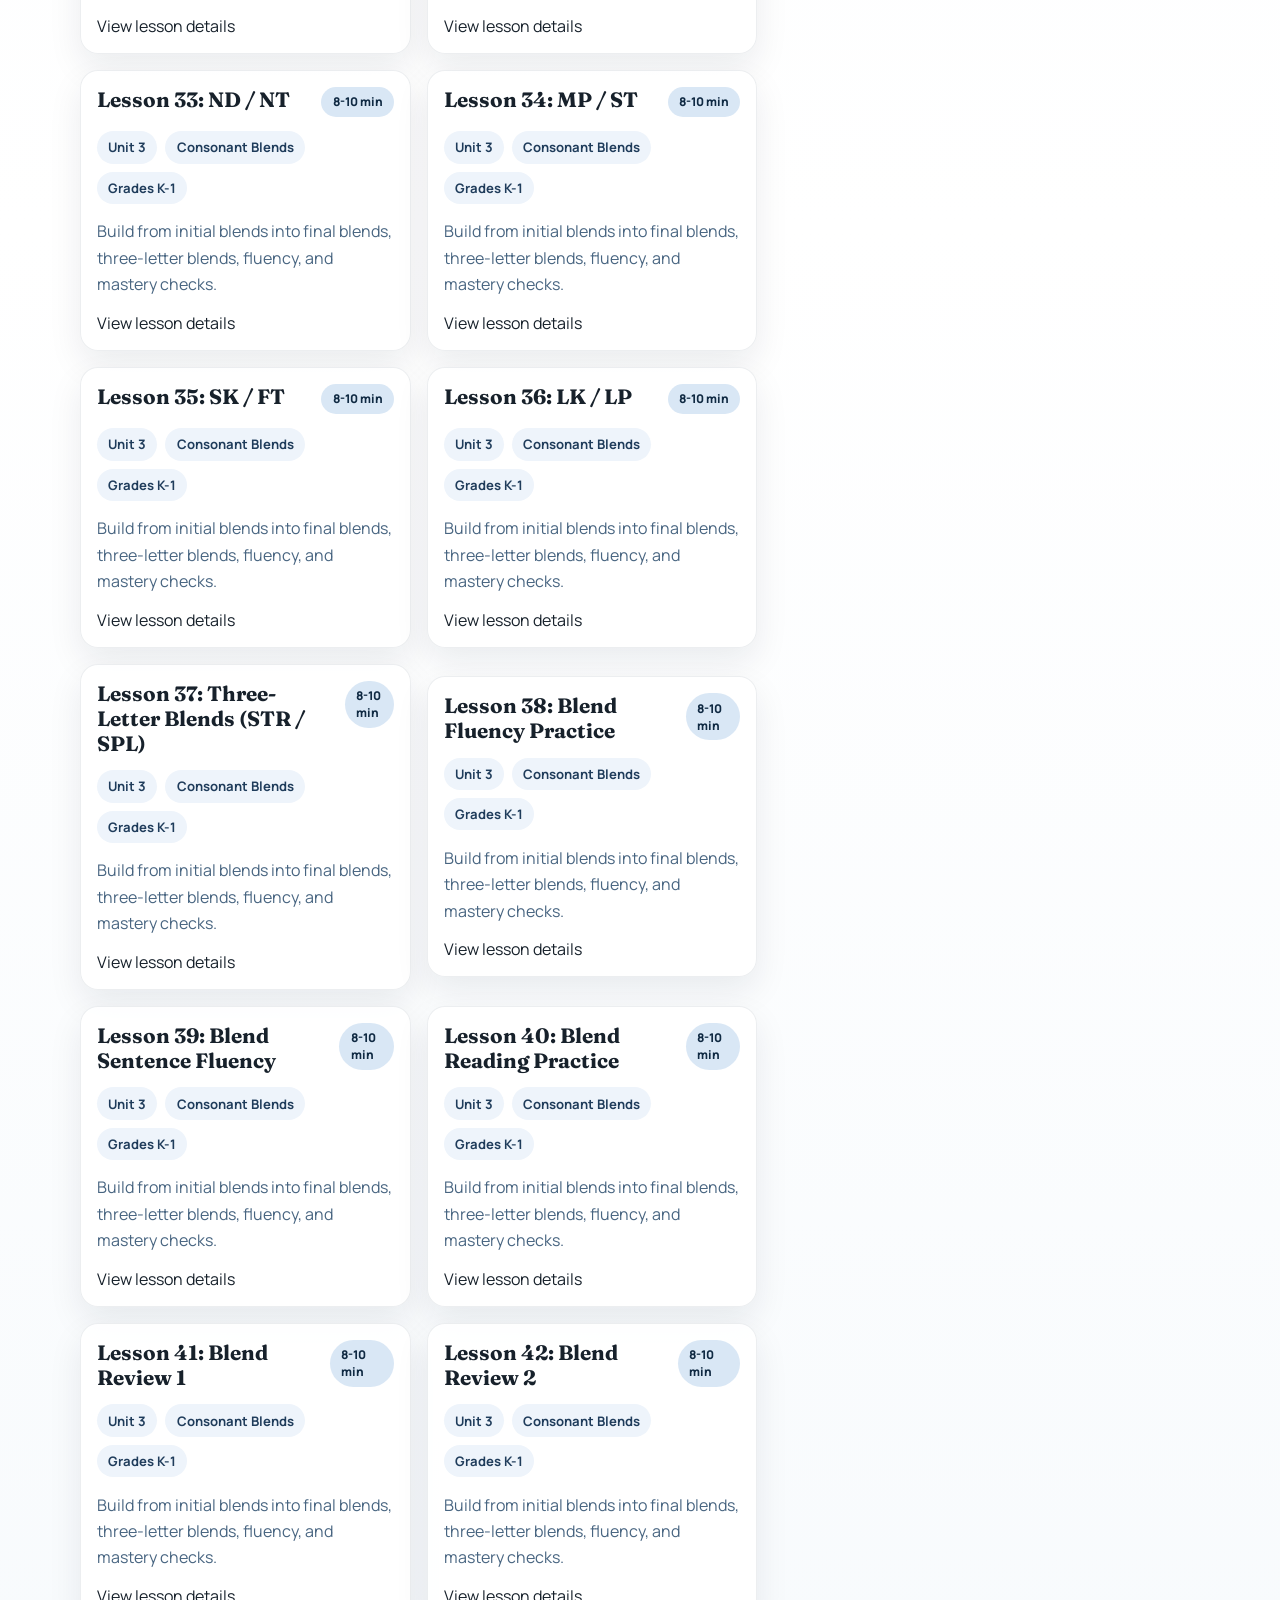
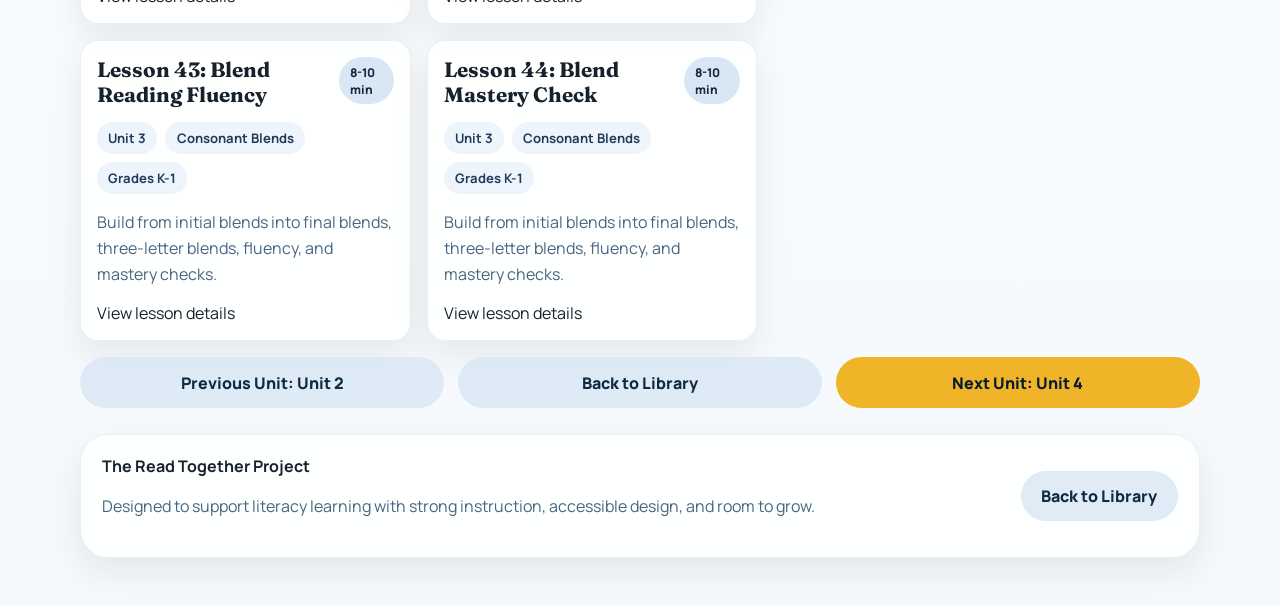
<file: unit-3.html>
<!DOCTYPE html>
<html lang="en"><head><meta charset="UTF-8" /><meta name="viewport" content="width=device-width, initial-scale=1.0" /><title>Unit 3 | The Read Together Project</title><meta name="description" content="Browse Unit 3 lessons in The Read Together Project structured literacy library." /><meta name="theme-color" content="#102a43" /><meta property="og:title" content="Unit 3 | The Read Together Project" /><meta property="og:description" content="Browse Unit 3 lessons in the K-1 lesson library." /><meta property="og:type" content="website" /><meta property="og:image" content="assets/read-together-logo.svg" /><meta name="twitter:card" content="summary_large_image" /><meta name="twitter:title" content="Unit 3 | The Read Together Project" /><meta name="twitter:description" content="Browse Unit 3 lessons in the K-1 lesson library." /><meta name="twitter:image" content="assets/read-together-logo.svg" /><link rel="icon" type="image/svg+xml" href="assets/read-together-mark.svg" /><link rel="preconnect" href="https://fonts.googleapis.com" /><link rel="preconnect" href="https://fonts.gstatic.com" crossorigin /><link href="https://fonts.googleapis.com/css2?family=Fraunces:wght@500;600;700&family=Manrope:wght@400;500;600;700;800&display=swap" rel="stylesheet" /><link rel="stylesheet" href="styles.css" /></head>
  <body data-unit-page="consonant-blends"><div class="site-shell"><header class="topbar"><a class="brand" href="index.html#home" aria-label="The Read Together Project home"><img class="brand-logo" src="assets/read-together-logo.svg" alt="The Read Together Project logo" /></a><button class="menu-toggle" aria-expanded="false" aria-controls="site-nav">Menu</button><nav id="site-nav" class="site-nav"><a href="index.html#home" data-i18n="navHome">Home</a><a href="lessons.html" data-i18n="navLessons">Lessons</a><a href="index.html#translation" data-i18n="navTranslation">Translation</a><a href="about.html" data-i18n="navAbout">About</a><a href="index.html#faq" data-i18n="navFaq">FAQ</a></nav></header><main class="unit-page"><section class="page-intro section"><div id="unit-page-header" class="page-intro-card"></div></section><section class="section"><div class="lesson-browser"><div id="unit-page-lessons" class="lesson-grid"></div><aside id="lesson-detail" class="lesson-detail panel-card" aria-live="polite"></aside></div><div id="unit-page-nav" class="unit-page-nav"></div></section></main><footer class="footer"><div><strong>The Read Together Project</strong><p data-i18n="footerText">Designed to support literacy learning with strong instruction, accessible design, and room to grow.</p></div><a class="button button-secondary" href="lessons.html" data-i18n="backToLibrary">Back to Library</a></footer></div><script src="script.js"></script></body>
</html>
</file>
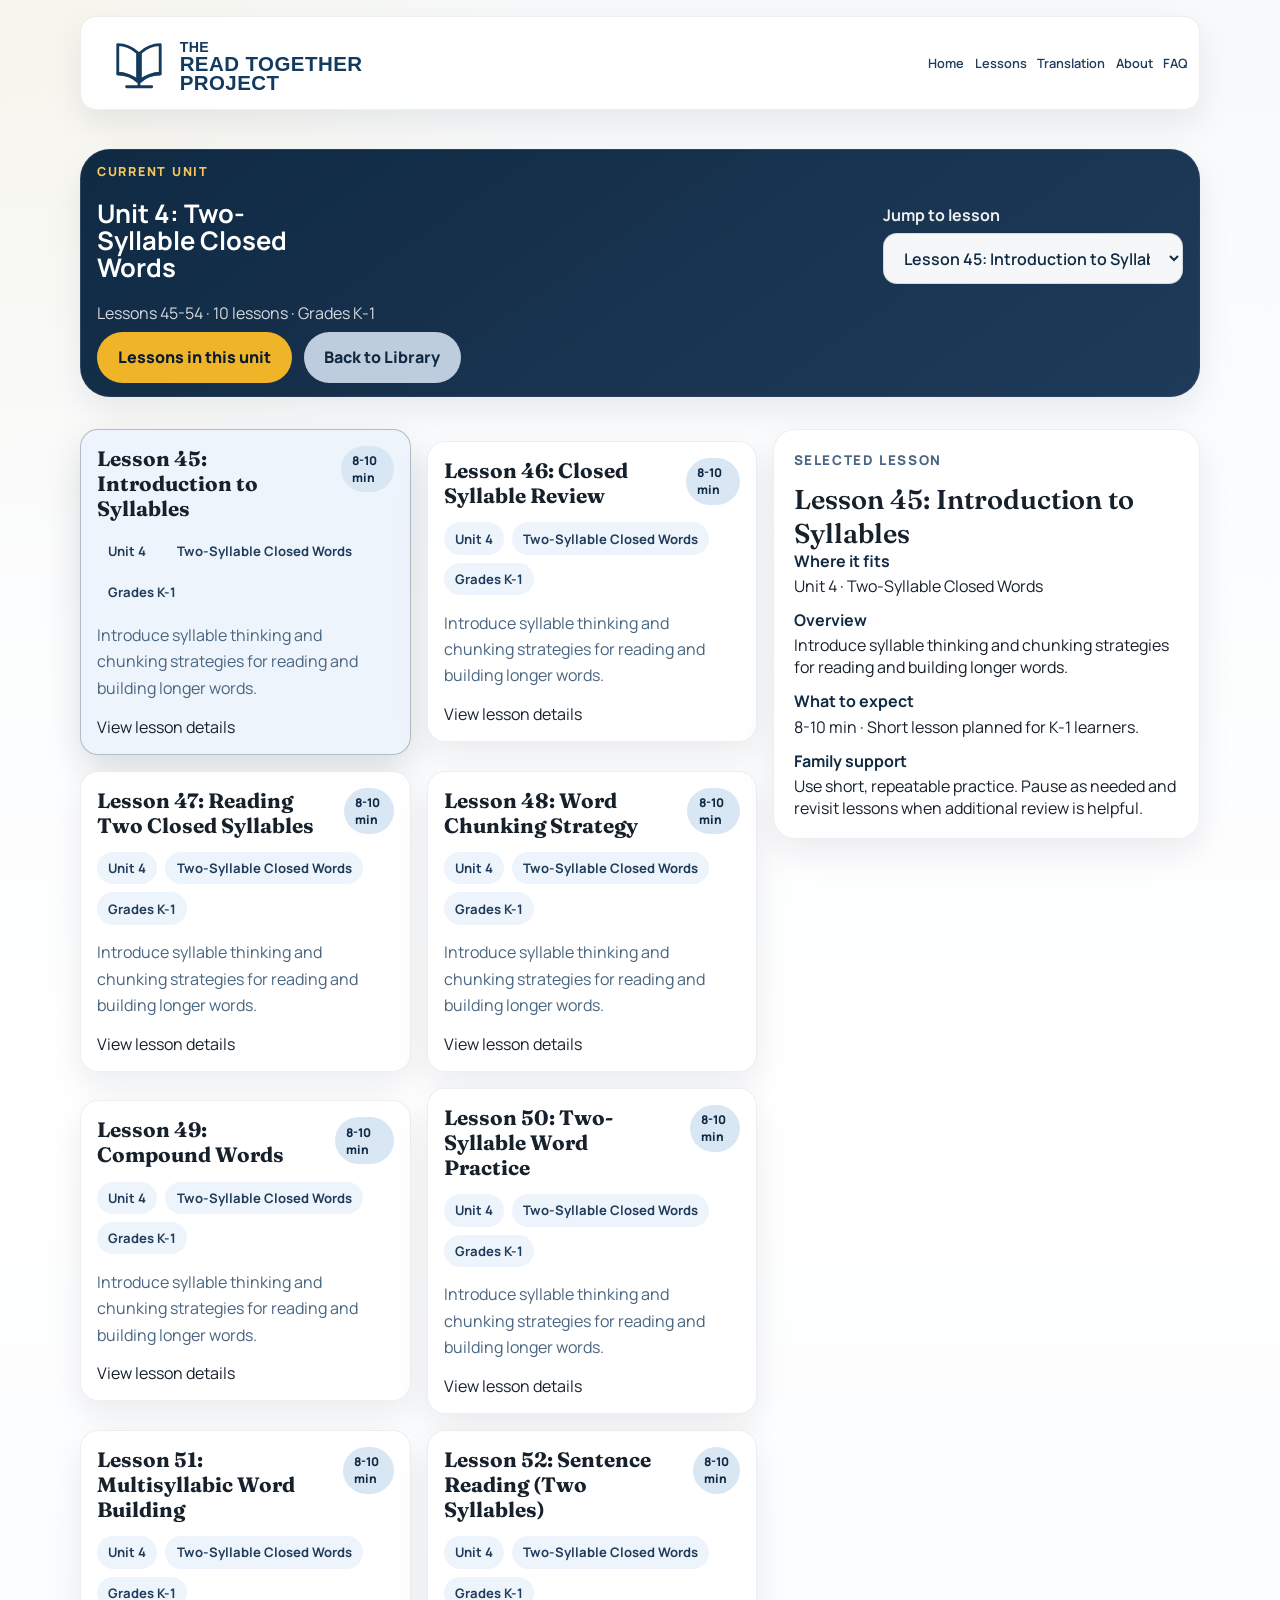
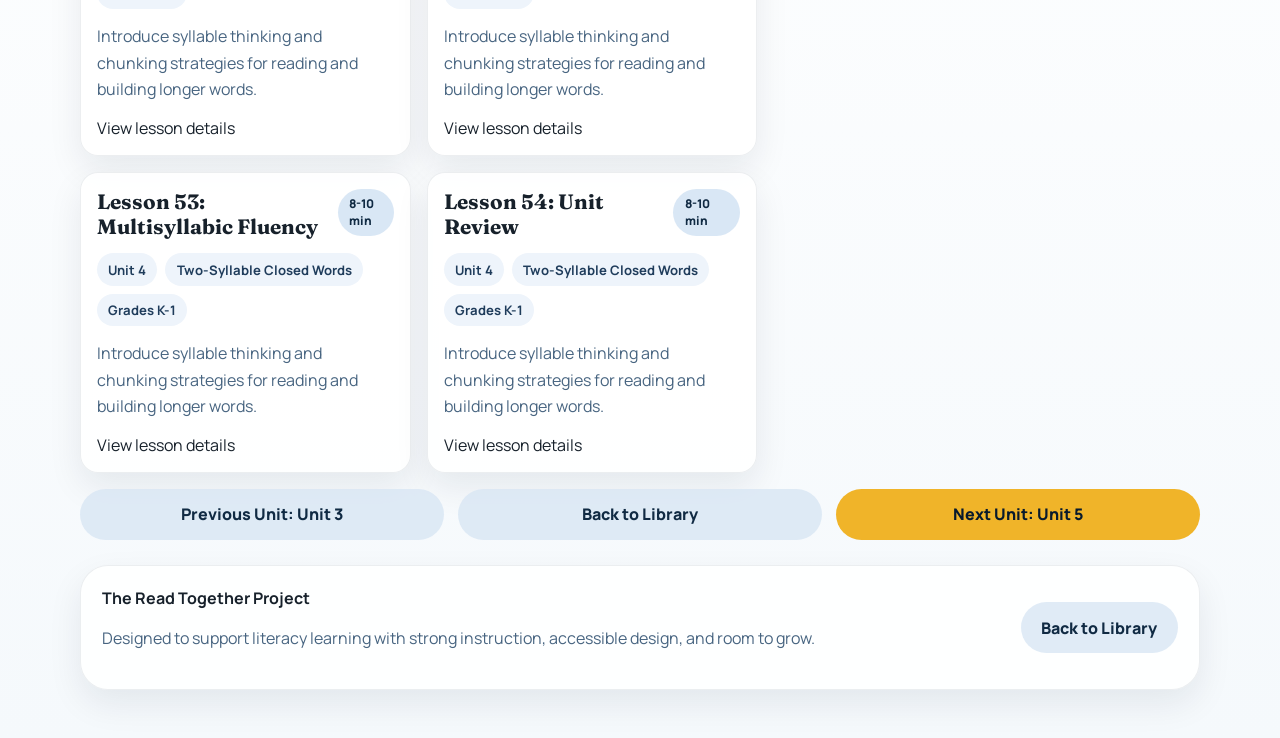
<file: unit-4.html>
<!DOCTYPE html>
<html lang="en"><head><meta charset="UTF-8" /><meta name="viewport" content="width=device-width, initial-scale=1.0" /><title>Unit 4 | The Read Together Project</title><meta name="description" content="Browse Unit 4 lessons in The Read Together Project structured literacy library." /><meta name="theme-color" content="#102a43" /><meta property="og:title" content="Unit 4 | The Read Together Project" /><meta property="og:description" content="Browse Unit 4 lessons in the K-1 lesson library." /><meta property="og:type" content="website" /><meta property="og:image" content="assets/read-together-logo.svg" /><meta name="twitter:card" content="summary_large_image" /><meta name="twitter:title" content="Unit 4 | The Read Together Project" /><meta name="twitter:description" content="Browse Unit 4 lessons in the K-1 lesson library." /><meta name="twitter:image" content="assets/read-together-logo.svg" /><link rel="icon" type="image/svg+xml" href="assets/read-together-mark.svg" /><link rel="preconnect" href="https://fonts.googleapis.com" /><link rel="preconnect" href="https://fonts.gstatic.com" crossorigin /><link href="https://fonts.googleapis.com/css2?family=Fraunces:wght@500;600;700&family=Manrope:wght@400;500;600;700;800&display=swap" rel="stylesheet" /><link rel="stylesheet" href="styles.css" /></head>
  <body data-unit-page="two-syllable-closed"><div class="site-shell"><header class="topbar"><a class="brand" href="index.html#home" aria-label="The Read Together Project home"><img class="brand-logo" src="assets/read-together-logo.svg" alt="The Read Together Project logo" /></a><button class="menu-toggle" aria-expanded="false" aria-controls="site-nav">Menu</button><nav id="site-nav" class="site-nav"><a href="index.html#home" data-i18n="navHome">Home</a><a href="lessons.html" data-i18n="navLessons">Lessons</a><a href="index.html#translation" data-i18n="navTranslation">Translation</a><a href="about.html" data-i18n="navAbout">About</a><a href="index.html#faq" data-i18n="navFaq">FAQ</a></nav></header><main class="unit-page"><section class="page-intro section"><div id="unit-page-header" class="page-intro-card"></div></section><section class="section"><div class="lesson-browser"><div id="unit-page-lessons" class="lesson-grid"></div><aside id="lesson-detail" class="lesson-detail panel-card" aria-live="polite"></aside></div><div id="unit-page-nav" class="unit-page-nav"></div></section></main><footer class="footer"><div><strong>The Read Together Project</strong><p data-i18n="footerText">Designed to support literacy learning with strong instruction, accessible design, and room to grow.</p></div><a class="button button-secondary" href="lessons.html" data-i18n="backToLibrary">Back to Library</a></footer></div><script src="script.js"></script></body>
</html>
</file>
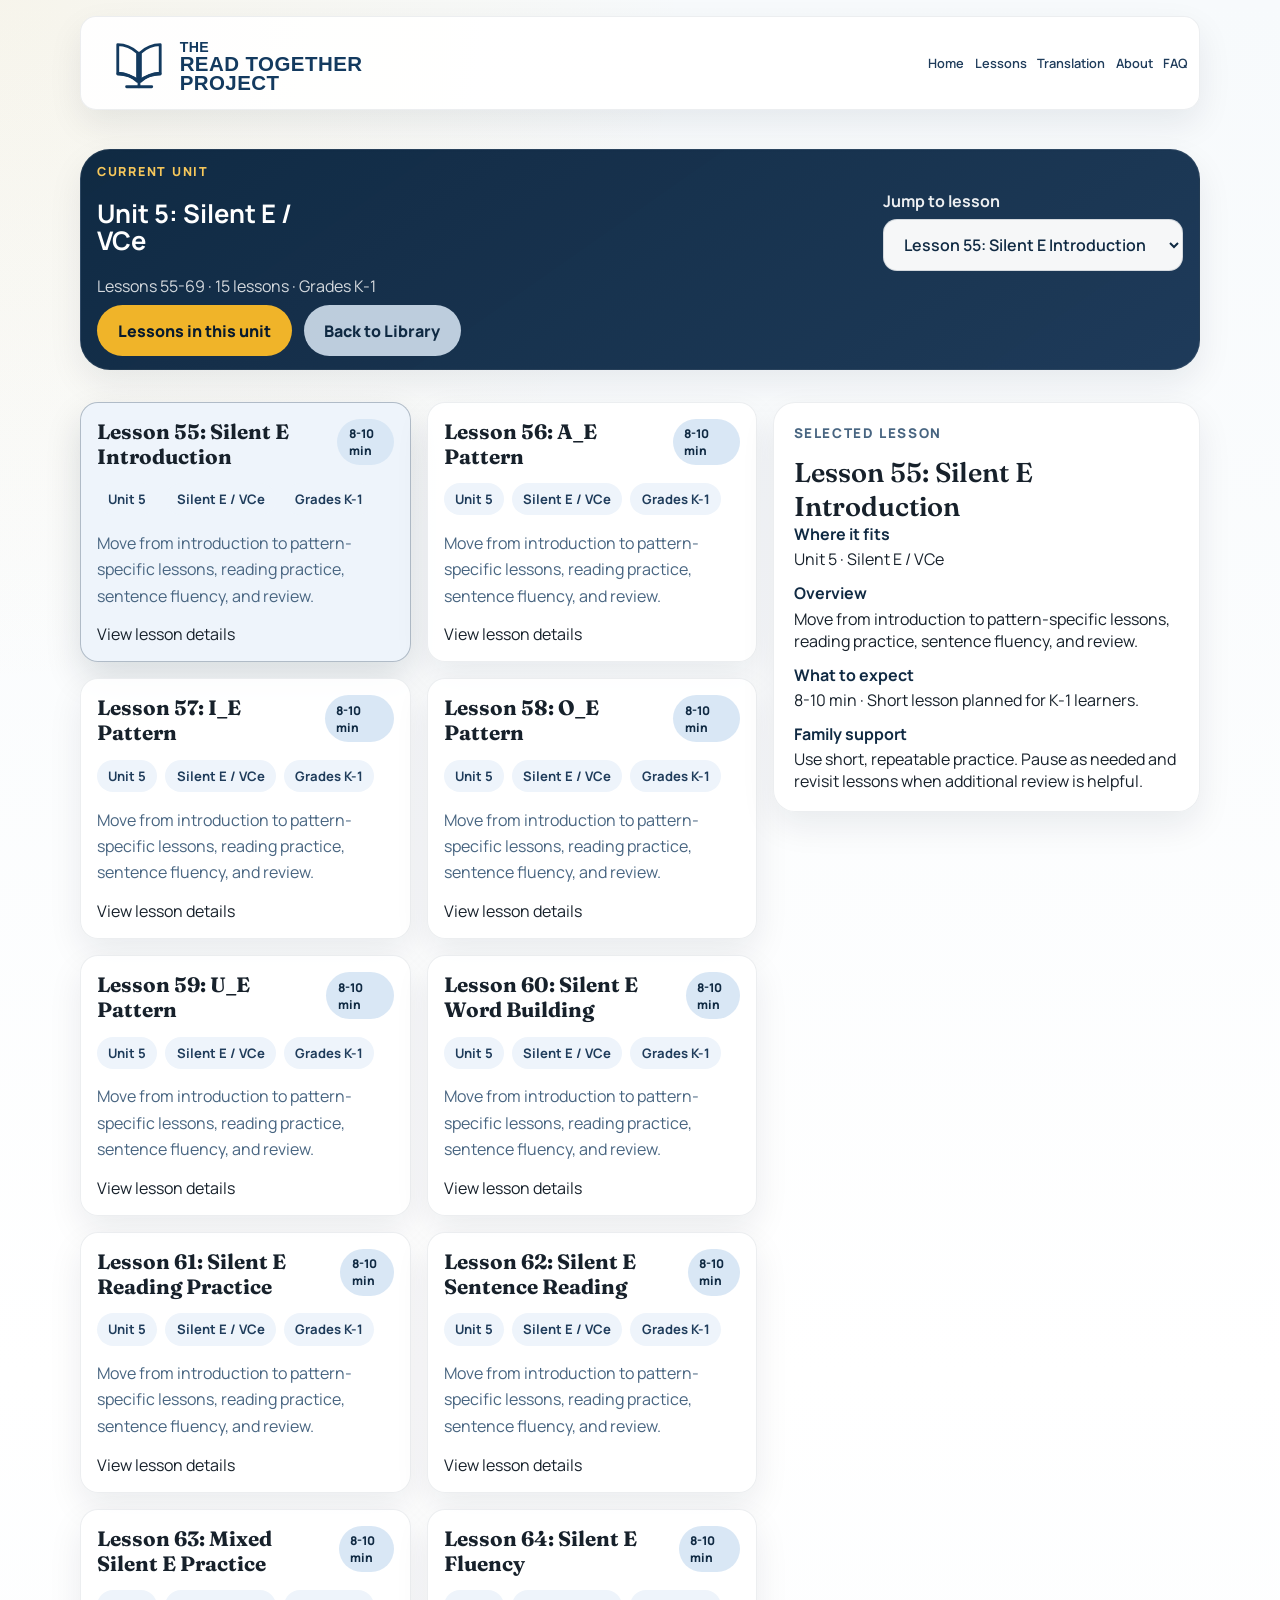
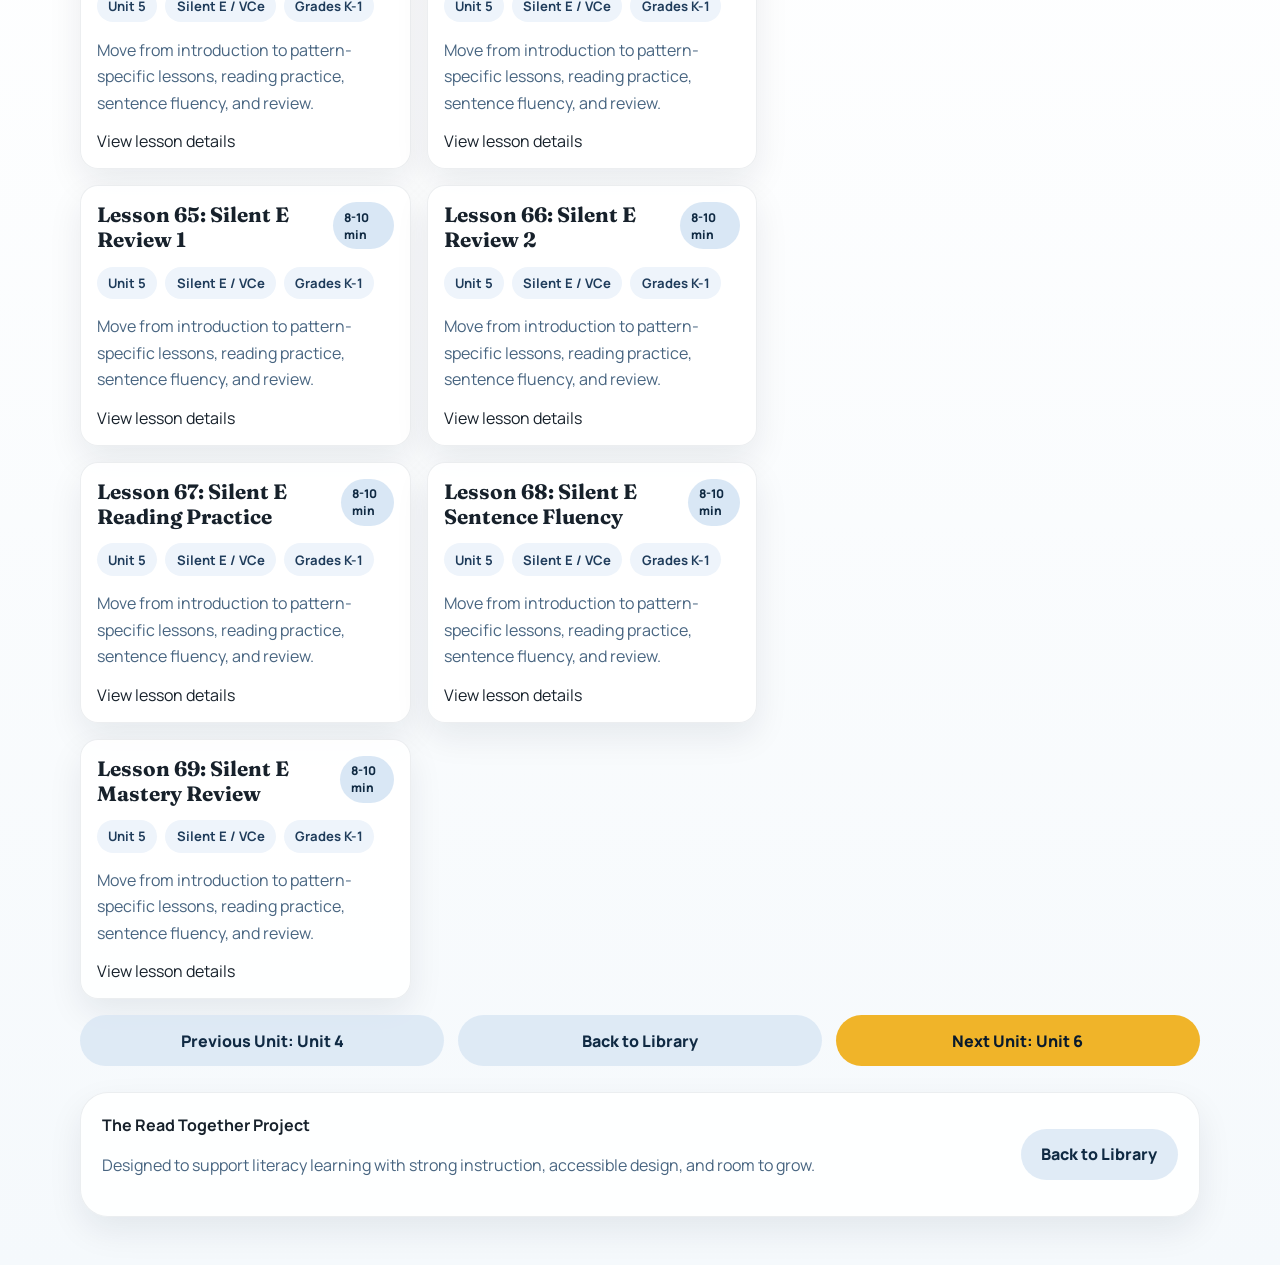
<file: unit-5.html>
<!DOCTYPE html>
<html lang="en"><head><meta charset="UTF-8" /><meta name="viewport" content="width=device-width, initial-scale=1.0" /><title>Unit 5 | The Read Together Project</title><meta name="description" content="Browse Unit 5 lessons in The Read Together Project structured literacy library." /><meta name="theme-color" content="#102a43" /><meta property="og:title" content="Unit 5 | The Read Together Project" /><meta property="og:description" content="Browse Unit 5 lessons in the K-1 lesson library." /><meta property="og:type" content="website" /><meta property="og:image" content="assets/read-together-logo.svg" /><meta name="twitter:card" content="summary_large_image" /><meta name="twitter:title" content="Unit 5 | The Read Together Project" /><meta name="twitter:description" content="Browse Unit 5 lessons in the K-1 lesson library." /><meta name="twitter:image" content="assets/read-together-logo.svg" /><link rel="icon" type="image/svg+xml" href="assets/read-together-mark.svg" /><link rel="preconnect" href="https://fonts.googleapis.com" /><link rel="preconnect" href="https://fonts.gstatic.com" crossorigin /><link href="https://fonts.googleapis.com/css2?family=Fraunces:wght@500;600;700&family=Manrope:wght@400;500;600;700;800&display=swap" rel="stylesheet" /><link rel="stylesheet" href="styles.css" /></head>
  <body data-unit-page="silent-e-vce"><div class="site-shell"><header class="topbar"><a class="brand" href="index.html#home" aria-label="The Read Together Project home"><img class="brand-logo" src="assets/read-together-logo.svg" alt="The Read Together Project logo" /></a><button class="menu-toggle" aria-expanded="false" aria-controls="site-nav">Menu</button><nav id="site-nav" class="site-nav"><a href="index.html#home" data-i18n="navHome">Home</a><a href="lessons.html" data-i18n="navLessons">Lessons</a><a href="index.html#translation" data-i18n="navTranslation">Translation</a><a href="about.html" data-i18n="navAbout">About</a><a href="index.html#faq" data-i18n="navFaq">FAQ</a></nav></header><main class="unit-page"><section class="page-intro section"><div id="unit-page-header" class="page-intro-card"></div></section><section class="section"><div class="lesson-browser"><div id="unit-page-lessons" class="lesson-grid"></div><aside id="lesson-detail" class="lesson-detail panel-card" aria-live="polite"></aside></div><div id="unit-page-nav" class="unit-page-nav"></div></section></main><footer class="footer"><div><strong>The Read Together Project</strong><p data-i18n="footerText">Designed to support literacy learning with strong instruction, accessible design, and room to grow.</p></div><a class="button button-secondary" href="lessons.html" data-i18n="backToLibrary">Back to Library</a></footer></div><script src="script.js"></script></body>
</html>
</file>
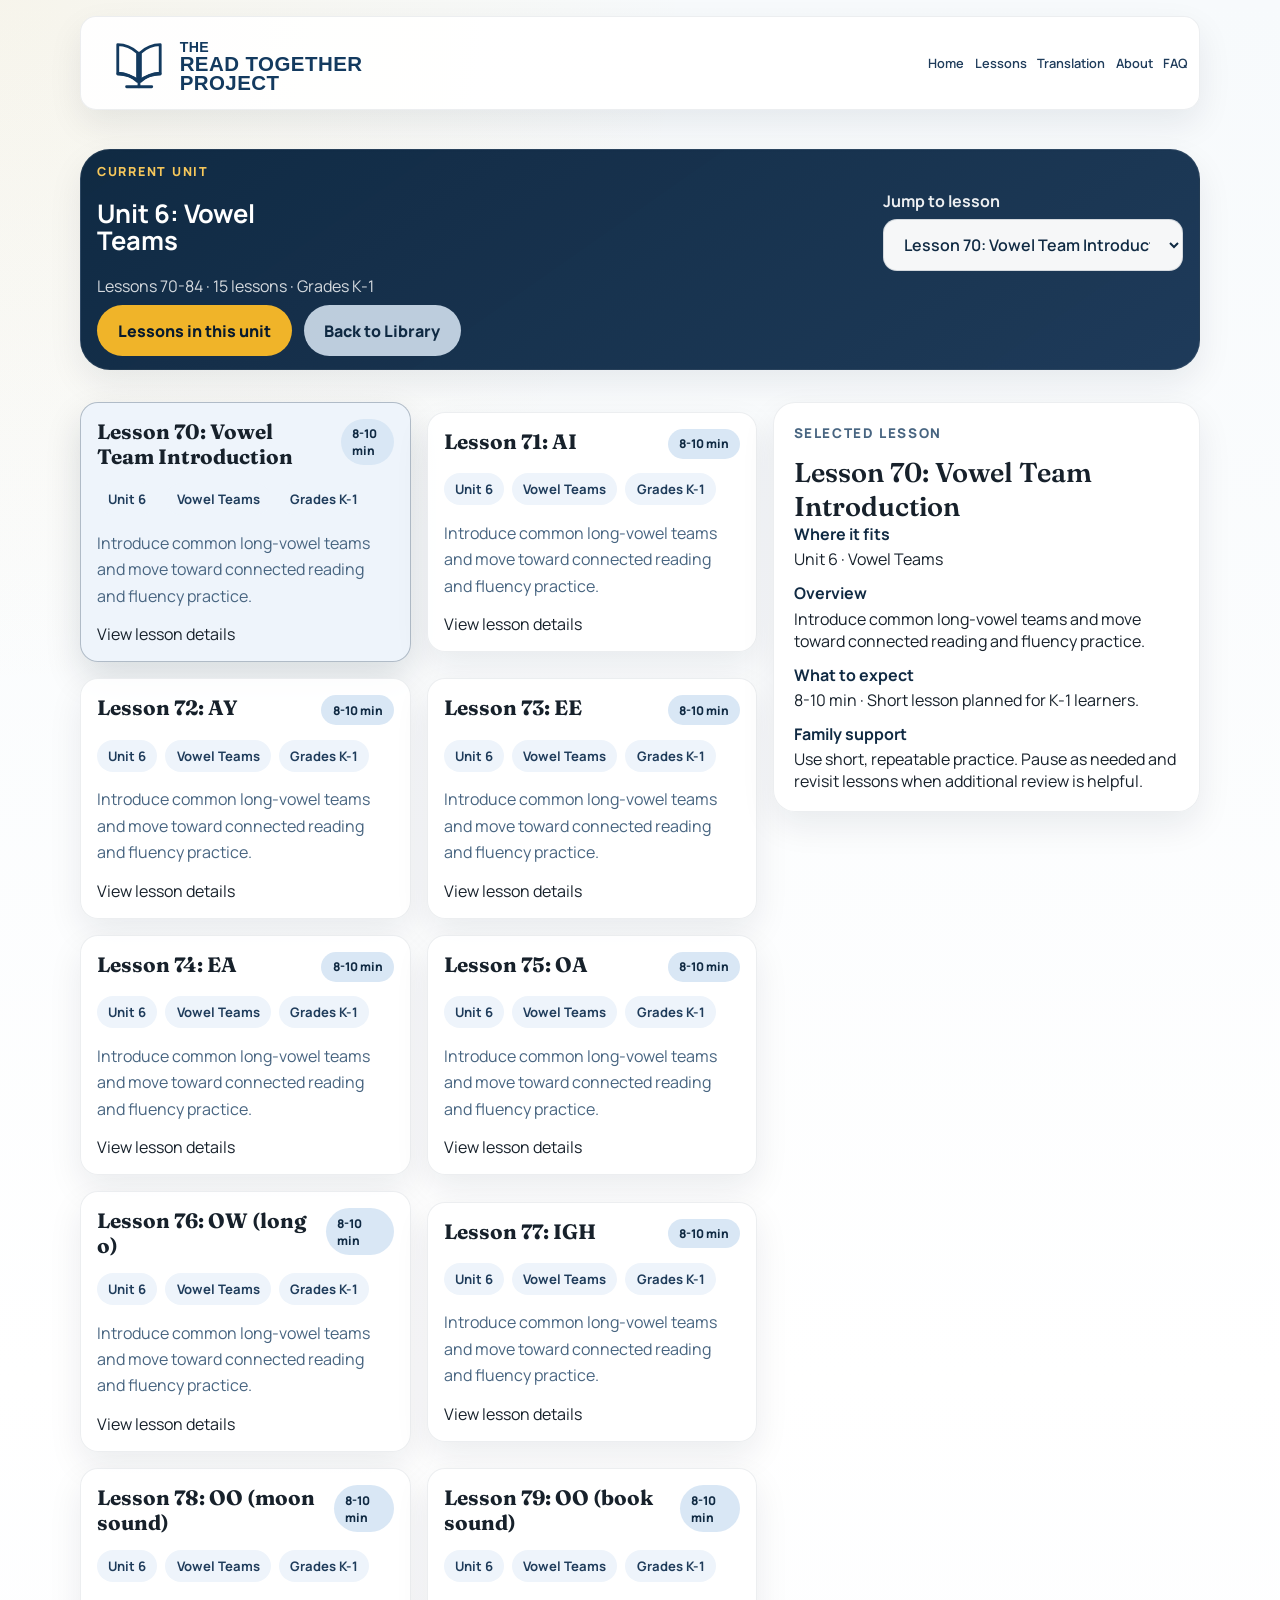
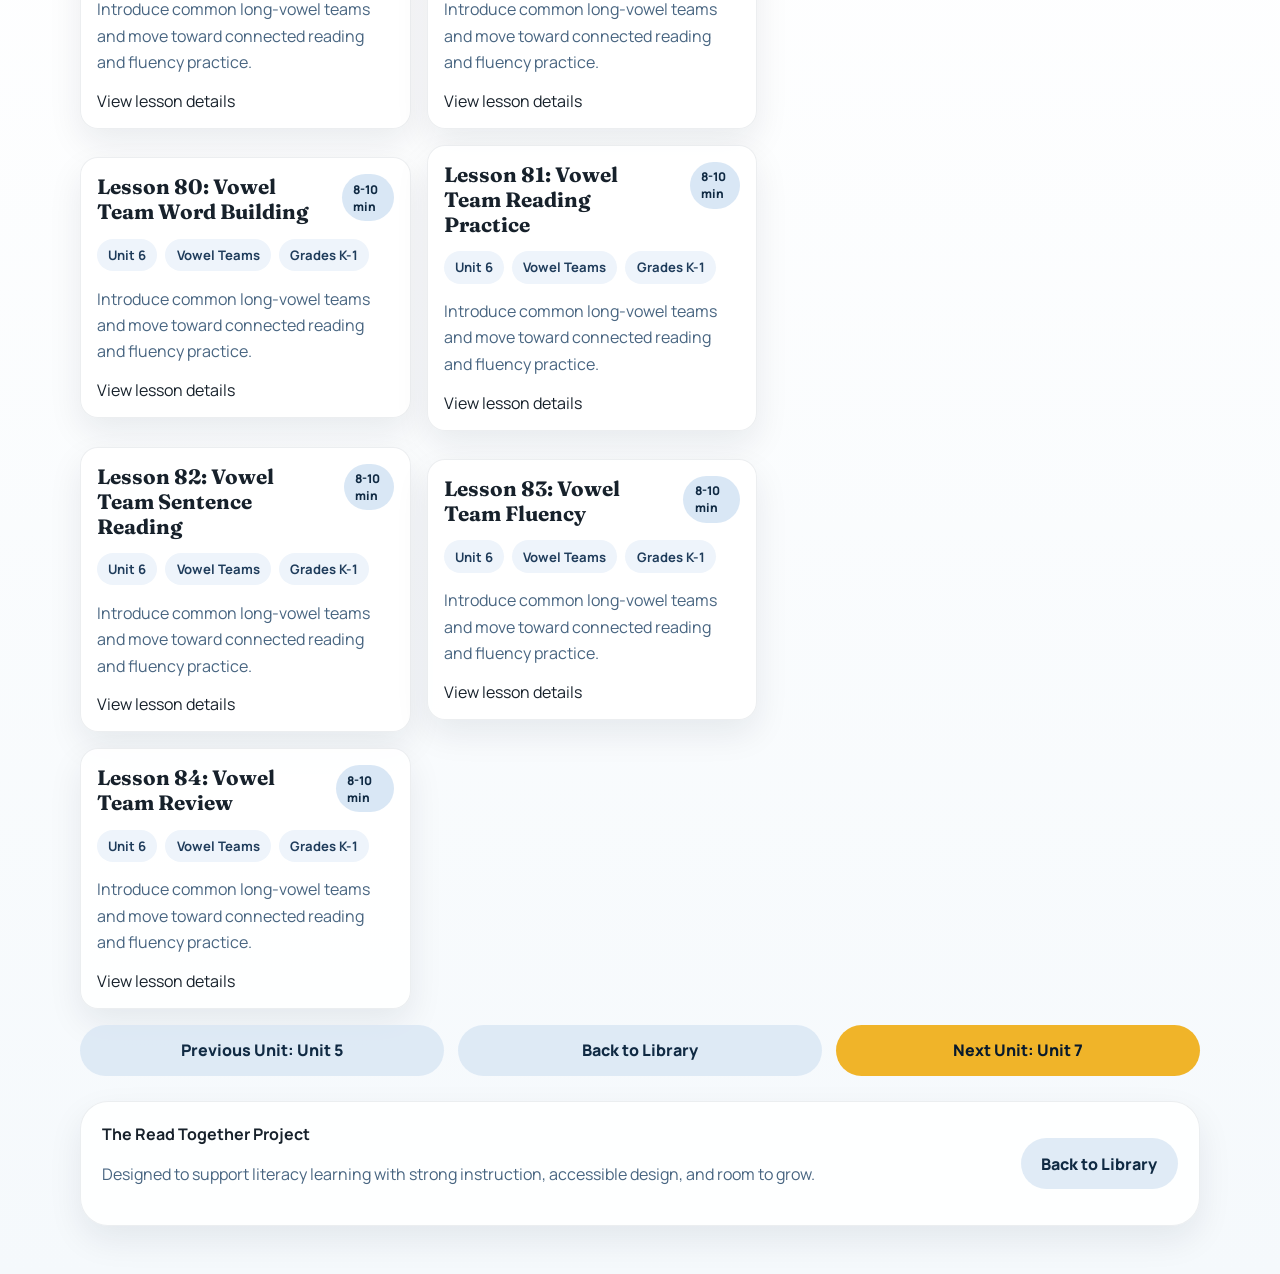
<file: unit-6.html>
<!DOCTYPE html>
<html lang="en"><head><meta charset="UTF-8" /><meta name="viewport" content="width=device-width, initial-scale=1.0" /><title>Unit 6 | The Read Together Project</title><meta name="description" content="Browse Unit 6 lessons in The Read Together Project structured literacy library." /><meta name="theme-color" content="#102a43" /><meta property="og:title" content="Unit 6 | The Read Together Project" /><meta property="og:description" content="Browse Unit 6 lessons in the K-1 lesson library." /><meta property="og:type" content="website" /><meta property="og:image" content="assets/read-together-logo.svg" /><meta name="twitter:card" content="summary_large_image" /><meta name="twitter:title" content="Unit 6 | The Read Together Project" /><meta name="twitter:description" content="Browse Unit 6 lessons in the K-1 lesson library." /><meta name="twitter:image" content="assets/read-together-logo.svg" /><link rel="icon" type="image/svg+xml" href="assets/read-together-mark.svg" /><link rel="preconnect" href="https://fonts.googleapis.com" /><link rel="preconnect" href="https://fonts.gstatic.com" crossorigin /><link href="https://fonts.googleapis.com/css2?family=Fraunces:wght@500;600;700&family=Manrope:wght@400;500;600;700;800&display=swap" rel="stylesheet" /><link rel="stylesheet" href="styles.css" /></head>
  <body data-unit-page="vowel-teams"><div class="site-shell"><header class="topbar"><a class="brand" href="index.html#home" aria-label="The Read Together Project home"><img class="brand-logo" src="assets/read-together-logo.svg" alt="The Read Together Project logo" /></a><button class="menu-toggle" aria-expanded="false" aria-controls="site-nav">Menu</button><nav id="site-nav" class="site-nav"><a href="index.html#home" data-i18n="navHome">Home</a><a href="lessons.html" data-i18n="navLessons">Lessons</a><a href="index.html#translation" data-i18n="navTranslation">Translation</a><a href="about.html" data-i18n="navAbout">About</a><a href="index.html#faq" data-i18n="navFaq">FAQ</a></nav></header><main class="unit-page"><section class="page-intro section"><div id="unit-page-header" class="page-intro-card"></div></section><section class="section"><div class="lesson-browser"><div id="unit-page-lessons" class="lesson-grid"></div><aside id="lesson-detail" class="lesson-detail panel-card" aria-live="polite"></aside></div><div id="unit-page-nav" class="unit-page-nav"></div></section></main><footer class="footer"><div><strong>The Read Together Project</strong><p data-i18n="footerText">Designed to support literacy learning with strong instruction, accessible design, and room to grow.</p></div><a class="button button-secondary" href="lessons.html" data-i18n="backToLibrary">Back to Library</a></footer></div><script src="script.js"></script></body>
</html>
</file>
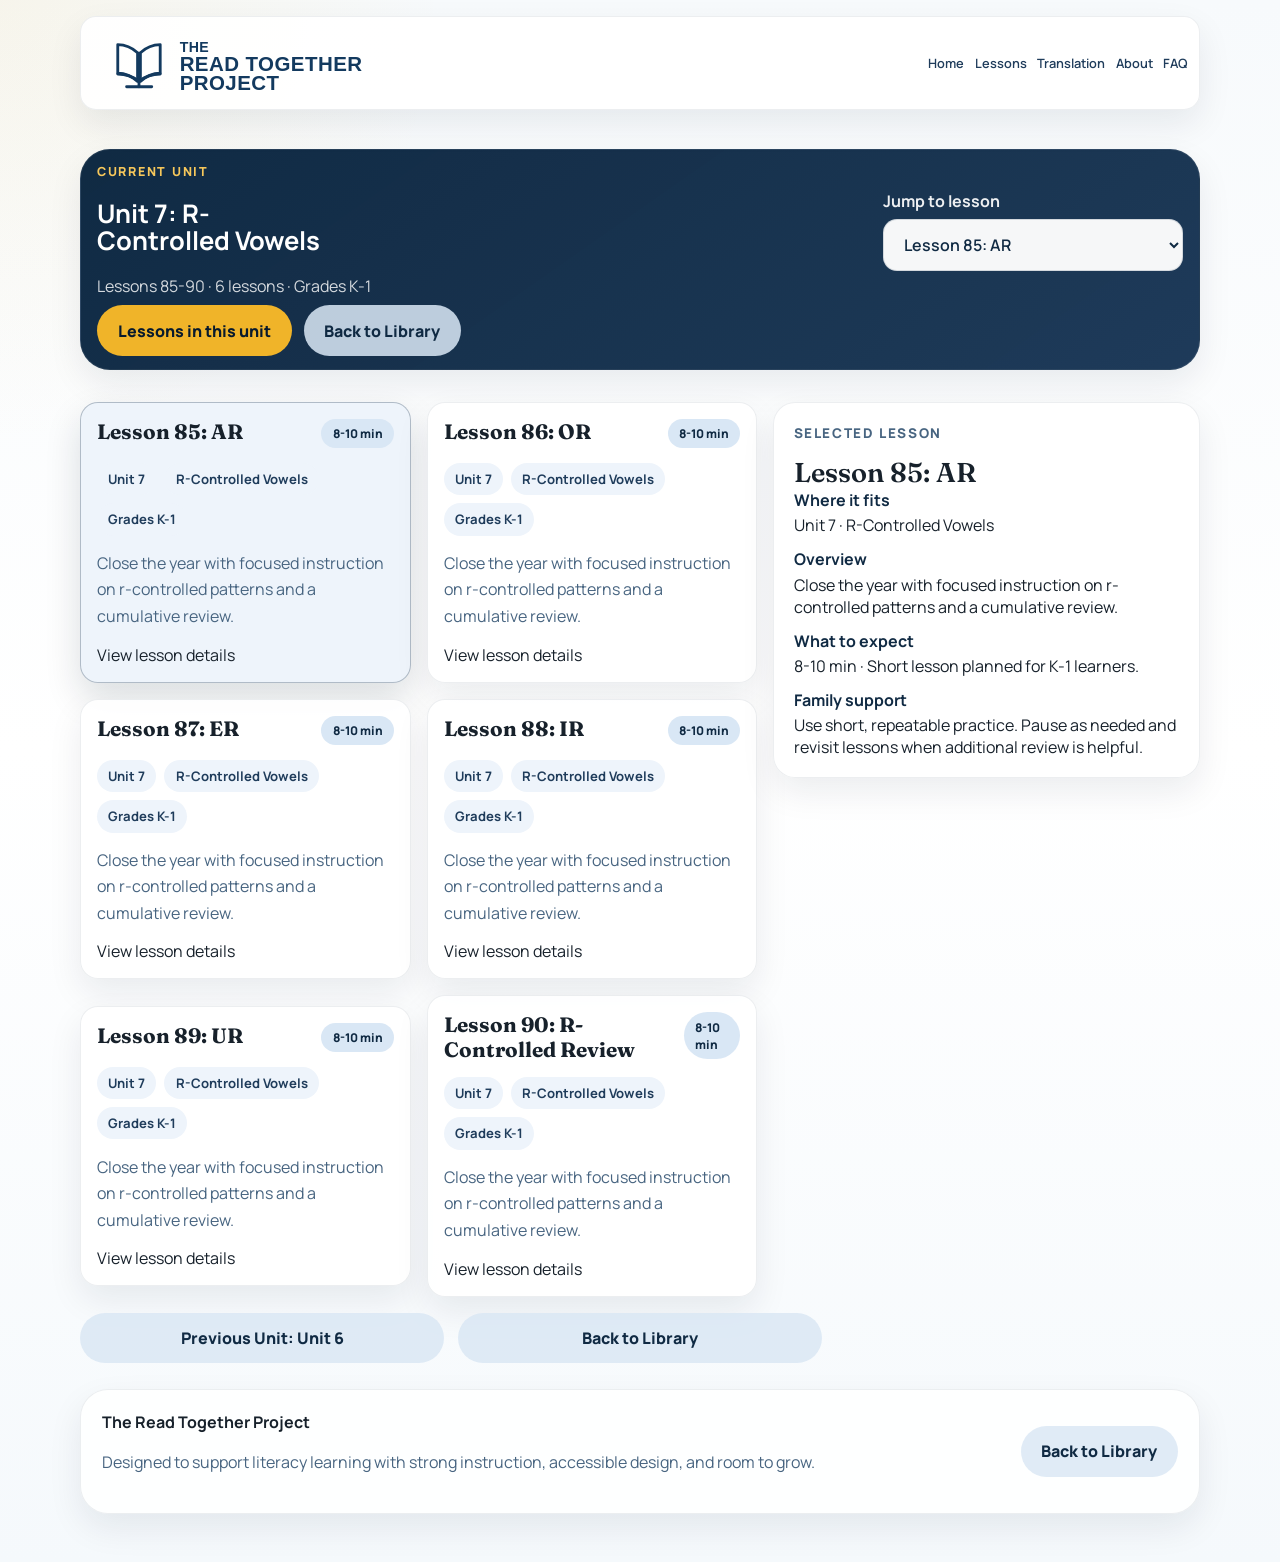
<file: unit-7.html>
<!DOCTYPE html>
<html lang="en"><head><meta charset="UTF-8" /><meta name="viewport" content="width=device-width, initial-scale=1.0" /><title>Unit 7 | The Read Together Project</title><meta name="description" content="Browse Unit 7 lessons in The Read Together Project structured literacy library." /><meta name="theme-color" content="#102a43" /><meta property="og:title" content="Unit 7 | The Read Together Project" /><meta property="og:description" content="Browse Unit 7 lessons in the K-1 lesson library." /><meta property="og:type" content="website" /><meta property="og:image" content="assets/read-together-logo.svg" /><meta name="twitter:card" content="summary_large_image" /><meta name="twitter:title" content="Unit 7 | The Read Together Project" /><meta name="twitter:description" content="Browse Unit 7 lessons in the K-1 lesson library." /><meta name="twitter:image" content="assets/read-together-logo.svg" /><link rel="icon" type="image/svg+xml" href="assets/read-together-mark.svg" /><link rel="preconnect" href="https://fonts.googleapis.com" /><link rel="preconnect" href="https://fonts.gstatic.com" crossorigin /><link href="https://fonts.googleapis.com/css2?family=Fraunces:wght@500;600;700&family=Manrope:wght@400;500;600;700;800&display=swap" rel="stylesheet" /><link rel="stylesheet" href="styles.css" /></head>
  <body data-unit-page="r-controlled"><div class="site-shell"><header class="topbar"><a class="brand" href="index.html#home" aria-label="The Read Together Project home"><img class="brand-logo" src="assets/read-together-logo.svg" alt="The Read Together Project logo" /></a><button class="menu-toggle" aria-expanded="false" aria-controls="site-nav">Menu</button><nav id="site-nav" class="site-nav"><a href="index.html#home" data-i18n="navHome">Home</a><a href="lessons.html" data-i18n="navLessons">Lessons</a><a href="index.html#translation" data-i18n="navTranslation">Translation</a><a href="about.html" data-i18n="navAbout">About</a><a href="index.html#faq" data-i18n="navFaq">FAQ</a></nav></header><main class="unit-page"><section class="page-intro section"><div id="unit-page-header" class="page-intro-card"></div></section><section class="section"><div class="lesson-browser"><div id="unit-page-lessons" class="lesson-grid"></div><aside id="lesson-detail" class="lesson-detail panel-card" aria-live="polite"></aside></div><div id="unit-page-nav" class="unit-page-nav"></div></section></main><footer class="footer"><div><strong>The Read Together Project</strong><p data-i18n="footerText">Designed to support literacy learning with strong instruction, accessible design, and room to grow.</p></div><a class="button button-secondary" href="lessons.html" data-i18n="backToLibrary">Back to Library</a></footer></div><script src="script.js"></script></body>
</html>
</file>
<file: styles.css>
:root {
  --navy-950: #081a2d;
  --navy-900: #102a43;
  --navy-800: #1f3c5b;
  --navy-700: #31577c;
  --sky-200: #d9e7f5;
  --sky-100: #eef4fb;
  --gold-400: #f0b429;
  --gold-300: #f7c85b;
  --ink-900: #17212b;
  --ink-700: #486581;
  --surface: #f8fbff;
  --white: #ffffff;
  --shadow: 0 14px 34px rgba(8, 26, 45, 0.08);
  --radius-xl: 28px;
  --radius-lg: 20px;
  --radius-md: 14px;
  --max-width: 1120px;
}

*,
*::before,
*::after {
  box-sizing: border-box;
}

html {
  scroll-behavior: smooth;
}

main[id],
section[id] {
  scroll-margin-top: 6.5rem;
}

body {
  margin: 0;
  font-family: "Manrope", sans-serif;
  color: var(--ink-900);
  background:
    radial-gradient(circle at top left, rgba(240, 180, 41, 0.08), transparent 22%),
    linear-gradient(180deg, #f7fafc 0%, #ffffff 48%, #f5f9fc 100%);
}

a {
  color: inherit;
  text-decoration: none;
}

.site-shell {
  width: min(calc(100% - 2rem), var(--max-width));
  margin: 0 auto;
  padding: 1rem 0 3rem;
}

.topbar {
  position: sticky;
  top: 0.5rem;
  z-index: 20;
  display: flex;
  align-items: center;
  justify-content: space-between;
  gap: 1rem;
  padding: 0.45rem 0.75rem;
  margin-bottom: 0.45rem;
  background: rgba(255, 255, 255, 0.9);
  border: 1px solid rgba(16, 42, 67, 0.08);
  border-radius: 16px;
  box-shadow: var(--shadow);
}

.brand {
  display: flex;
  align-items: center;
  flex: 0 0 auto;
  gap: 0.5rem;
}

.brand-logo {
  width: clamp(196px, 24vw, 290px);
  height: auto;
  display: block;
}

.site-nav {
  display: flex;
  align-items: center;
  justify-content: flex-end;
  flex: 1 1 auto;
  gap: 0.65rem;
  font-weight: 600;
  color: var(--navy-800);
  font-size: 0.8rem;
}

.site-nav a:hover,
.site-nav a:focus-visible {
  color: var(--navy-950);
}

.menu-toggle {
  display: none;
  padding: 0.7rem 1rem;
  font: inherit;
  font-weight: 700;
  color: var(--navy-900);
  background: var(--sky-100);
  border: 0;
  border-radius: 999px;
}

.hero {
  padding: 0.3rem 0 1rem;
}

.page-intro {
  padding-top: 0.35rem;
}

.page-intro-card {
  padding: clamp(1.05rem, 2.2vw, 1.45rem);
  background: rgba(255, 255, 255, 0.9);
  border: 1px solid rgba(16, 42, 67, 0.08);
  border-radius: 28px;
  box-shadow: var(--shadow);
}

body[data-page="lessons-hub"] .page-intro-card {
  padding: 1rem 1.15rem;
  background:
    linear-gradient(145deg, rgba(16, 42, 67, 0.98), rgba(31, 60, 91, 0.94)),
    var(--navy-900);
  color: var(--white);
  border-radius: 30px;
  border-color: rgba(255, 255, 255, 0.08);
}

body[data-unit-page] .page-intro-card {
  padding: 0.8rem 1rem;
  background:
    linear-gradient(145deg, rgba(16, 42, 67, 0.98), rgba(31, 60, 91, 0.94)),
    var(--navy-900);
  color: var(--white);
  border-radius: 30px;
  border-color: rgba(255, 255, 255, 0.08);
}

body[data-page="about-page"] .page-intro-card {
  padding: 1rem 1.15rem;
  background:
    linear-gradient(145deg, rgba(16, 42, 67, 0.98), rgba(31, 60, 91, 0.94)),
    var(--navy-900);
  color: var(--white);
  border-radius: 30px;
  border-color: rgba(255, 255, 255, 0.08);
}

.page-intro-layout {
  display: grid;
  grid-template-columns: minmax(0, 1.1fr) minmax(260px, 340px);
  gap: 1rem 1.25rem;
  align-items: start;
}

body[data-page="lessons-hub"] .page-intro-layout {
  grid-template-columns: minmax(0, 1.2fr) minmax(240px, 300px);
  gap: 0.85rem 1rem;
  align-items: center;
}

body[data-unit-page] .page-intro-layout {
  grid-template-columns: minmax(0, 1.18fr) minmax(240px, 300px);
  gap: 0.65rem 0.9rem;
  align-items: center;
}

body[data-page="about-page"] .page-intro-layout {
  grid-template-columns: minmax(0, 1.15fr) minmax(250px, 320px);
  gap: 0.9rem 1rem;
  align-items: center;
}

body[data-page="lesson-template"] .page-intro-layout {
  grid-template-columns: minmax(0, 1.12fr) minmax(250px, 320px);
  gap: 0.9rem 1rem;
  align-items: center;
}

.page-intro-card h1 {
  max-width: 9ch;
  color: var(--navy-950);
  font-size: clamp(1.75rem, 3.4vw, 2.7rem);
}

body[data-page="lessons-hub"] .page-intro-card h1 {
  max-width: 11ch;
  color: var(--white);
  font-size: clamp(1.55rem, 2.5vw, 2.2rem);
  line-height: 1.05;
}

body[data-unit-page] .page-intro-card h1 {
  max-width: 14ch;
  color: var(--white);
  font-size: clamp(1.35rem, 2vw, 1.8rem);
  line-height: 1.05;
}

body[data-page="about-page"] .page-intro-card h1 {
  max-width: 13ch;
  color: var(--white);
  font-size: clamp(1.5rem, 2.55vw, 2.15rem);
  line-height: 1.05;
}

body[data-page="lesson-template"] .page-intro-card h1 {
  max-width: 13ch;
  color: var(--white);
  font-size: clamp(1.45rem, 2.35vw, 2.05rem);
  line-height: 1.05;
}

.page-intro-actions {
  display: flex;
  flex-wrap: wrap;
  gap: 0.9rem;
  margin-top: 0.8rem;
}

body[data-page="lessons-hub"] .page-intro-actions {
  margin-top: 0.6rem;
}

body[data-unit-page] .page-intro-actions {
  margin-top: 0.45rem;
  gap: 0.75rem;
}

.page-intro-meta {
  display: grid;
  grid-template-columns: 1fr;
  gap: 0.8rem;
  align-items: start;
  margin-top: 0.2rem;
}

body[data-page="lessons-hub"] .page-intro-meta {
  display: flex;
  flex-direction: column;
  justify-content: center;
  gap: 0.6rem;
  margin-top: 0;
  align-self: center;
}

body[data-unit-page] .page-intro-meta {
  gap: 0.45rem;
  margin-top: 0;
}

.page-language-picker {
  display: grid;
  gap: 0.45rem;
  font-weight: 700;
  color: var(--navy-800);
}

body[data-page="lessons-hub"] .page-language-picker {
  color: rgba(255, 255, 255, 0.92);
}

body[data-unit-page] .page-language-picker {
  color: rgba(255, 255, 255, 0.92);
}

.page-intro .section-intro {
  max-width: 42ch;
  margin-top: 0.55rem;
}

body[data-page="lessons-hub"] .page-intro .eyebrow {
  color: var(--gold-300);
  margin-bottom: 0.55rem;
}

body[data-unit-page] .page-intro .eyebrow {
  color: var(--gold-300);
  margin-bottom: 0.35rem;
}

body[data-page="about-page"] .page-intro .eyebrow {
  color: var(--gold-300);
  margin-bottom: 0.45rem;
}

body[data-page="lesson-template"] .page-intro .eyebrow {
  color: var(--gold-300);
  margin-bottom: 0.45rem;
}

body[data-page="lessons-hub"] .page-intro .section-intro {
  max-width: 34ch;
  margin-top: 0.45rem;
  color: rgba(255, 255, 255, 0.82);
  line-height: 1.5;
}

body[data-unit-page] .page-intro .section-intro {
  max-width: 40ch;
  margin-top: 0.25rem;
  color: rgba(255, 255, 255, 0.82);
  line-height: 1.35;
}

body[data-page="about-page"] .page-intro .section-intro {
  max-width: 41ch;
  margin-top: 0.45rem;
  color: rgba(255, 255, 255, 0.84);
  line-height: 1.55;
}

body[data-page="lesson-template"] .page-intro .section-intro {
  max-width: 41ch;
  margin-top: 0.45rem;
  color: rgba(255, 255, 255, 0.84);
  line-height: 1.55;
}

body[data-page="lessons-hub"] .page-intro .button-secondary {
  background: rgba(217, 231, 245, 0.86);
}

body[data-unit-page] .page-intro .button-secondary {
  background: rgba(217, 231, 245, 0.86);
}

body[data-page="about-page"] .page-intro .button-secondary {
  background: rgba(217, 231, 245, 0.86);
}

body[data-page="lesson-template"] .page-intro .button-secondary {
  background: rgba(217, 231, 245, 0.86);
}

body[data-page="lessons-hub"] .page-intro select {
  max-width: none;
  background: rgba(255, 255, 255, 0.96);
}

body[data-unit-page] .page-intro select {
  max-width: none;
  background: rgba(255, 255, 255, 0.96);
}

body[data-page="about-page"] .page-intro .panel-card {
  padding: 1rem 1.05rem;
  background: rgba(255, 255, 255, 0.08);
  border: 1px solid rgba(255, 255, 255, 0.12);
  box-shadow: none;
}

body[data-page="lesson-template"] .page-intro .panel-card {
  padding: 1rem 1.05rem;
  background: rgba(255, 255, 255, 0.08);
  border: 1px solid rgba(255, 255, 255, 0.12);
  box-shadow: none;
}

body[data-page="about-page"] .page-intro .panel-label {
  color: rgba(255, 255, 255, 0.82);
}

body[data-page="lesson-template"] .page-intro .panel-label {
  color: rgba(255, 255, 255, 0.82);
}

body[data-page="about-page"] .page-intro .feature-list {
  margin-top: 0.6rem;
}

body[data-page="about-page"] .page-intro .feature-list li {
  color: rgba(255, 255, 255, 0.9);
  line-height: 1.55;
}

body[data-page="lesson-template"] .page-intro .feature-list {
  margin-top: 0.6rem;
}

body[data-page="lesson-template"] .page-intro .feature-list li {
  color: rgba(255, 255, 255, 0.9);
  line-height: 1.55;
}

.hero-copy,
.panel-card,
.trust-strip article,
.family-card,
.about-section,
.footer {
  border: 1px solid rgba(16, 42, 67, 0.08);
  box-shadow: var(--shadow);
}

.hero-copy {
  max-width: 100%;
  padding: clamp(1.1rem, 2.6vw, 1.7rem);
  background:
    linear-gradient(145deg, rgba(16, 42, 67, 0.98), rgba(31, 60, 91, 0.94)),
    var(--navy-900);
  color: var(--white);
  border-radius: 30px;
  overflow: hidden;
}

.hero-top {
  display: grid;
  grid-template-columns: minmax(0, 1.12fr) minmax(260px, 0.88fr);
  gap: 1.15rem;
  align-items: stretch;
}

.hero-main {
  min-width: 0;
  padding-right: 0.35rem;
}

.eyebrow {
  margin: 0 0 0.8rem;
  letter-spacing: 0.14em;
  text-transform: uppercase;
  font-size: 0.78rem;
  font-weight: 800;
}

.hero-copy .eyebrow {
  color: var(--gold-300);
}

.hero h1,
.section h2,
.about-section h2 {
  margin: 0;
  font-family: "Fraunces", serif;
  font-weight: 600;
  line-height: 1.05;
}

.hero h1 {
  max-width: 11ch;
  font-size: clamp(1.5rem, 2.6vw, 2.35rem);
  line-height: 1.02;
}

.hero-text {
  max-width: 60ch;
  margin: 0.75rem 0 0;
  font-size: 0.9rem;
  line-height: 1.45;
  color: rgba(255, 255, 255, 0.88);
}

.hero-actions {
  display: flex;
  flex-wrap: wrap;
  gap: 0.9rem;
  margin-top: 1rem;
}

.hero-video-card {
  display: flex;
  align-items: stretch;
}

.hero-video-frame {
  position: relative;
  display: grid;
  align-content: end;
  min-height: 360px;
  padding: 0.9rem;
  background:
    linear-gradient(180deg, rgba(4, 15, 27, 0.08), rgba(4, 15, 27, 0.38)),
    linear-gradient(145deg, rgba(49, 87, 124, 0.94), rgba(16, 42, 67, 0.96));
  border: 1px solid rgba(255, 255, 255, 0.12);
  border-radius: 24px;
  overflow: hidden;
}

.hero-video-frame::before {
  content: "";
  position: absolute;
  inset: 1rem 1rem auto auto;
  width: 72px;
  height: 6px;
  border-radius: 999px;
  background: rgba(255, 255, 255, 0.16);
  box-shadow:
    -88px 0 0 rgba(255, 255, 255, 0.16),
    -176px 0 0 rgba(255, 255, 255, 0.16);
}

.hero-video-play {
  position: absolute;
  top: 50%;
  left: 50%;
  width: 74px;
  height: 74px;
  transform: translate(-50%, -50%);
  border-radius: 999px;
  background: rgba(255, 255, 255, 0.15);
  border: 1px solid rgba(255, 255, 255, 0.24);
  backdrop-filter: blur(4px);
}

.hero-video-play::before {
  content: "";
  position: absolute;
  top: 50%;
  left: 54%;
  transform: translate(-50%, -50%);
  width: 0;
  height: 0;
  border-top: 12px solid transparent;
  border-bottom: 12px solid transparent;
  border-left: 18px solid var(--white);
}

.hero-video-caption {
  position: relative;
  display: grid;
  gap: 0.45rem;
  margin-top: auto;
  padding: 0.9rem;
  background: rgba(8, 26, 45, 0.52);
  border: 1px solid rgba(255, 255, 255, 0.12);
  border-radius: 18px;
}

.hero-video-caption h2 {
  font-size: clamp(1.2rem, 2vw, 1.55rem);
  color: var(--white);
}

.hero-video-caption p {
  margin: 0;
  line-height: 1.55;
  color: rgba(255, 255, 255, 0.84);
}

.hero-note {
  display: grid;
  grid-template-columns: minmax(0, 1.4fr) minmax(240px, 0.8fr);
  gap: 0.85rem;
  margin-top: 0.85rem;
  padding: 0.65rem 0.75rem;
  background: rgba(255, 255, 255, 0.08);
  border: 1px solid rgba(255, 255, 255, 0.1);
  border-radius: 22px;
}

.hero-note-title {
  margin: 0;
  font-family: "Fraunces", serif;
  font-size: 0.9rem;
  color: var(--white);
}

.hero-note-text,
.hero-note-unit {
  margin: 0.35rem 0 0;
  line-height: 1.4;
  font-size: 0.88rem;
  color: rgba(255, 255, 255, 0.82);
}

.hero-language {
  display: grid;
  align-content: start;
  gap: 0.6rem;
}

.button {
  display: inline-flex;
  align-items: center;
  justify-content: center;
  min-height: 3rem;
  padding: 0.9rem 1.3rem;
  border-radius: 999px;
  font-weight: 800;
  transition: transform 160ms ease, box-shadow 160ms ease, background 160ms ease;
}

.button:hover,
.button:focus-visible {
  transform: translateY(-1px);
}

.button-primary {
  color: var(--navy-950);
  background: var(--gold-400);
}

.button-secondary {
  color: var(--navy-900);
  background: rgba(217, 231, 245, 0.82);
}

.hero-stats {
  display: grid;
  grid-template-columns: repeat(3, minmax(0, 1fr));
  gap: 0.6rem;
  margin: 0.75rem 0 0;
}

.hero-stats div {
  padding: 0.5rem 0.6rem;
  background: rgba(255, 255, 255, 0.08);
  border: 1px solid rgba(255, 255, 255, 0.08);
  border-radius: 16px;
}

.hero-stats dt {
  font-size: 1rem;
  font-weight: 800;
}

.hero-stats dd {
  font-size: 0.8rem;
}

.hero-stats dd {
  margin: 0.3rem 0 0;
  color: rgba(255, 255, 255, 0.8);
}

.panel-card {
  padding: 1.2rem;
  background: rgba(255, 255, 255, 0.92);
  border-radius: 22px;
}

.panel-label {
  margin: 0 0 0.65rem;
  color: var(--navy-700);
  font-size: 0.84rem;
  font-weight: 800;
  text-transform: uppercase;
  letter-spacing: 0.12em;
}

.panel-card h2,
.panel-card h3,
.family-card h3 {
  margin: 0;
  font-family: "Fraunces", serif;
  font-weight: 600;
}

.panel-card p,
.family-card p,
.about-section p,
.footer p {
  line-height: 1.7;
  color: var(--ink-700);
}

.feature-list {
  display: grid;
  gap: 0.65rem;
  padding: 0;
  margin: 1rem 0 0;
  list-style: none;
}

.feature-list li::before {
  content: "";
  display: inline-block;
  width: 0.7rem;
  height: 0.7rem;
  margin-right: 0.65rem;
  background: var(--gold-400);
  border-radius: 999px;
}

.translator-head {
  display: flex;
  align-items: center;
  justify-content: space-between;
  gap: 1rem;
}

select {
  width: 100%;
  max-width: 220px;
  padding: 0.8rem 1rem;
  font: inherit;
  font-weight: 600;
  color: var(--navy-900);
  background: var(--white);
  border: 1px solid rgba(16, 42, 67, 0.15);
  border-radius: 14px;
}

.trust-strip {
  display: grid;
  grid-template-columns: repeat(3, minmax(0, 1fr));
  gap: 1rem;
  margin: 0 0 0.5rem;
}

.trust-strip article,
.family-card {
  padding: 1.2rem;
  background: rgba(255, 255, 255, 0.86);
  border-radius: var(--radius-lg);
}

.trust-strip h2,
.family-card h3 {
  font-size: 1.25rem;
}

.section {
  padding: 2rem 0 0;
}

.section-heading {
  display: flex;
  align-items: end;
  justify-content: space-between;
  gap: 1rem;
  margin-bottom: 1.4rem;
}

.section-heading h2 {
  max-width: 18ch;
  font-size: clamp(1.65rem, 3.6vw, 2.5rem);
  color: var(--navy-950);
}

.section-intro {
  max-width: 62ch;
  margin: 0.8rem 0 0;
  line-height: 1.7;
  color: var(--ink-700);
}

.filter-bar label {
  display: flex;
  flex-direction: column;
  gap: 0.45rem;
  font-weight: 700;
  color: var(--navy-800);
}

.unit-grid,
.lesson-grid,
.roadmap-grid,
.translation-layout,
.family-grid,
.faq-grid,
.coming-grid {
  display: grid;
  gap: 1rem;
}

.unit-grid {
  grid-template-columns: repeat(2, minmax(0, 1fr));
  margin-bottom: 1rem;
}

.lesson-grid {
  grid-template-columns: repeat(2, minmax(0, 1fr));
}

.roadmap-grid,
.faq-grid,
.coming-grid {
  grid-template-columns: repeat(3, minmax(0, 1fr));
}

.unit-card {
  display: grid;
  gap: 0.55rem;
  height: 100%;
  padding: 1.2rem;
  background: rgba(255, 255, 255, 0.88);
  border: 1px solid rgba(16, 42, 67, 0.08);
  border-radius: 24px;
  box-shadow: var(--shadow);
}

.unit-card h3 {
  margin: 0;
  font-size: 1.2rem;
  font-family: "Fraunces", serif;
}

.unit-card p {
  margin: 0.2rem 0 0;
  line-height: 1.65;
  color: var(--ink-700);
}

.unit-link {
  display: block;
}

.unit-link:hover .unit-card,
.unit-link:focus-visible .unit-card {
  transform: translateY(-2px);
  border-color: rgba(16, 42, 67, 0.22);
}

.unit-link-text {
  margin-top: auto;
  font-weight: 800;
  color: var(--navy-900);
}

.unit-hub-note h3 {
  margin: 0;
  font-family: "Fraunces", serif;
  font-size: 1.35rem;
}

.unit-hub-note p:last-child {
  margin-bottom: 0;
}

.roadmap-card {
  padding: 1.15rem;
  border-radius: 20px;
  border: 1px solid rgba(16, 42, 67, 0.08);
  box-shadow: var(--shadow);
}

.roadmap-card-live {
  background: linear-gradient(160deg, rgba(16, 42, 67, 0.98), rgba(49, 87, 124, 0.94));
  color: var(--white);
}

.roadmap-card-live p,
.roadmap-card-live .panel-label {
  color: rgba(255, 255, 255, 0.84);
}

.roadmap-card-coming {
  background: rgba(255, 255, 255, 0.88);
}

.about-grid {
  display: grid;
  grid-template-columns: repeat(3, minmax(0, 1fr));
  gap: 1rem;
}

.about-grid .panel-card {
  height: 100%;
}

.about-story {
  padding-top: 1.4rem;
}

.about-story-card {
  display: grid;
  grid-template-columns: minmax(0, 0.9fr) minmax(0, 1.1fr);
  gap: 1rem 1.25rem;
  align-items: start;
  padding: 1.3rem;
  background: rgba(255, 255, 255, 0.9);
  border: 1px solid rgba(16, 42, 67, 0.08);
  border-radius: 28px;
  box-shadow: var(--shadow);
}

.about-story-card h2 {
  max-width: 12ch;
  font-size: clamp(1.7rem, 3vw, 2.5rem);
  color: var(--navy-950);
}

.about-story-card p {
  margin: 0;
  line-height: 1.75;
  color: var(--ink-700);
}

.lesson-page-shell {
  display: grid;
  gap: 1rem;
}

.lesson-page-main {
  display: grid;
  grid-template-columns: minmax(0, 1.3fr) minmax(280px, 0.7fr);
  gap: 1rem;
}

.lesson-video-card {
  padding: 1.15rem;
  background:
    linear-gradient(145deg, rgba(16, 42, 67, 0.98), rgba(31, 60, 91, 0.94)),
    var(--navy-900);
  border: 1px solid rgba(255, 255, 255, 0.08);
  border-radius: 28px;
  box-shadow: var(--shadow);
}

.lesson-video-frame {
  position: relative;
  display: grid;
  place-items: center;
  min-height: 360px;
  padding: 1.1rem;
  background:
    linear-gradient(180deg, rgba(4, 15, 27, 0.1), rgba(4, 15, 27, 0.3)),
    linear-gradient(145deg, rgba(49, 87, 124, 0.94), rgba(16, 42, 67, 0.96));
  border: 1px solid rgba(255, 255, 255, 0.12);
  border-radius: 22px;
  overflow: hidden;
}

.lesson-video-frame::before {
  content: "";
  position: absolute;
  inset: 1rem auto auto 1rem;
  width: 88px;
  height: 6px;
  border-radius: 999px;
  background: rgba(255, 255, 255, 0.16);
  box-shadow:
    108px 0 0 rgba(255, 255, 255, 0.16),
    216px 0 0 rgba(255, 255, 255, 0.16);
}

.lesson-video-play {
  position: relative;
  width: 80px;
  height: 80px;
  border-radius: 999px;
  background: rgba(255, 255, 255, 0.14);
  border: 1px solid rgba(255, 255, 255, 0.24);
  backdrop-filter: blur(4px);
}

.lesson-video-play::before {
  content: "";
  position: absolute;
  top: 50%;
  left: 54%;
  transform: translate(-50%, -50%);
  width: 0;
  height: 0;
  border-top: 12px solid transparent;
  border-bottom: 12px solid transparent;
  border-left: 18px solid var(--white);
}

.lesson-video-caption {
  display: flex;
  flex-wrap: wrap;
  justify-content: space-between;
  gap: 0.75rem;
  margin-top: 0.85rem;
  color: rgba(255, 255, 255, 0.88);
}

.lesson-video-caption p {
  margin: 0;
  line-height: 1.55;
}

.lesson-page-sidebar {
  display: grid;
  gap: 1rem;
  align-content: start;
}

.lesson-page-sidebar .panel-card {
  height: fit-content;
}

.lesson-page-sidebar h3,
.lesson-section-card h2 {
  margin: 0;
  font-family: "Fraunces", serif;
  font-size: 1.35rem;
}

.lesson-section-grid {
  display: grid;
  grid-template-columns: repeat(2, minmax(0, 1fr));
  gap: 1rem;
}

.lesson-section-card {
  display: grid;
  gap: 0.9rem;
  padding: 1.2rem;
  background: rgba(255, 255, 255, 0.9);
  border: 1px solid rgba(16, 42, 67, 0.08);
  border-radius: 24px;
  box-shadow: var(--shadow);
}

.lesson-section-card p,
.lesson-page-sidebar p {
  margin: 0;
  line-height: 1.7;
  color: var(--ink-700);
}

.resource-list,
.step-list {
  display: grid;
  gap: 0.65rem;
  margin: 0;
  padding-left: 1.1rem;
  color: var(--navy-800);
}

.resource-list li,
.step-list li {
  line-height: 1.6;
}

.lesson-chip-row {
  display: flex;
  flex-wrap: wrap;
  gap: 0.5rem;
}

.lesson-inline-actions {
  display: flex;
  flex-wrap: wrap;
  gap: 0.75rem;
}

.lesson-browser {
  display: grid;
  grid-template-columns: minmax(0, 1.35fr) minmax(300px, 0.85fr);
  gap: 1rem;
}

.coming-grid {
  grid-template-columns: repeat(2, minmax(0, 1fr));
}

.coming-card {
  padding: 1.15rem;
  background: rgba(255, 255, 255, 0.88);
  border: 1px solid rgba(16, 42, 67, 0.08);
  border-radius: 24px;
  box-shadow: var(--shadow);
}

.coming-card h3 {
  margin: 0.9rem 0 0;
  font-family: "Fraunces", serif;
  font-size: 1.35rem;
}

.coming-card p {
  line-height: 1.7;
  color: var(--ink-700);
}

.coming-list {
  display: grid;
  gap: 0.6rem;
  padding-left: 1.1rem;
  margin: 1rem 0 0;
  color: var(--navy-800);
  font-weight: 600;
}

.lesson-card {
  display: grid;
  gap: 0.9rem;
  padding: 1rem;
  background: rgba(255, 255, 255, 0.88);
  border: 1px solid rgba(16, 42, 67, 0.08);
  border-radius: 18px;
  box-shadow: var(--shadow);
}

.lesson-button {
  padding: 0;
  font: inherit;
  text-align: left;
  color: inherit;
  background: none;
  border: 0;
  cursor: pointer;
}

.lesson-button:hover .lesson-card,
.lesson-button:focus-visible .lesson-card {
  transform: translateY(-2px);
  border-color: rgba(16, 42, 67, 0.22);
}

.lesson-button.is-active .lesson-card {
  border-color: rgba(16, 42, 67, 0.28);
  box-shadow: 0 16px 36px rgba(8, 26, 45, 0.14);
  background: rgba(238, 244, 251, 0.96);
}

.lesson-card-top {
  display: flex;
  align-items: start;
  justify-content: space-between;
  gap: 1rem;
}

.lesson-card h3 {
  margin: 0;
  font-size: 1.3rem;
  font-family: "Fraunces", serif;
}

.badge {
  padding: 0.4rem 0.7rem;
  font-size: 0.75rem;
  font-weight: 800;
  color: var(--navy-900);
  background: var(--sky-200);
  border-radius: 999px;
}

.lesson-meta {
  display: flex;
  flex-wrap: wrap;
  gap: 0.5rem;
}

.meta-chip {
  padding: 0.45rem 0.7rem;
  font-size: 0.82rem;
  font-weight: 700;
  color: var(--navy-800);
  background: var(--sky-100);
  border-radius: 999px;
}

.lesson-card p {
  margin: 0;
  line-height: 1.65;
  color: var(--ink-700);
}

.lesson-card a {
  font-weight: 800;
  color: var(--navy-900);
}

.lesson-detail {
  position: sticky;
  top: 1rem;
  align-self: start;
}

.lesson-detail h3 {
  margin: 0;
  font-family: "Fraunces", serif;
  font-size: 1.7rem;
}

.lesson-detail p {
  color: var(--ink-700);
  line-height: 1.7;
}

.unit-page-nav {
  display: grid;
  grid-template-columns: repeat(3, minmax(0, 1fr));
  gap: 0.85rem;
  margin-top: 1rem;
}

.unit-page-nav .button {
  width: 100%;
}

.detail-meta,
.detail-list {
  display: grid;
  gap: 0.75rem;
}

.detail-item strong {
  display: block;
  margin-bottom: 0.2rem;
  color: var(--navy-900);
}

.section-highlight .translation-layout {
  grid-template-columns: repeat(3, minmax(0, 1fr));
}

.family-grid {
  grid-template-columns: repeat(3, minmax(0, 1fr));
}

.about-section,
.footer {
  display: flex;
  align-items: center;
  justify-content: space-between;
  gap: 1.5rem;
  padding: 1.3rem;
  margin-top: 2.25rem;
  background: rgba(255, 255, 255, 0.88);
  border-radius: 28px;
}

.footer {
  margin-top: 1.6rem;
}

@media (max-width: 980px) {
  .hero,
  .trust-strip,
  .unit-grid,
  .roadmap-grid,
  .lesson-grid,
  .section-highlight .translation-layout,
  .about-grid,
  .family-grid,
  .faq-grid,
  .coming-grid,
  .about-section,
  .footer {
    grid-template-columns: 1fr;
  }

  .hero {
    padding-top: 0.25rem;
  }

  .lesson-browser {
    grid-template-columns: 1fr;
  }

  .lesson-page-main,
  .lesson-section-grid {
    grid-template-columns: 1fr;
  }

  .unit-page-nav {
    grid-template-columns: 1fr;
  }

  .page-intro-meta {
    grid-template-columns: 1fr;
  }

  .page-intro-layout {
    grid-template-columns: 1fr;
  }

  body[data-page="lessons-hub"] .page-intro-card {
    padding: 1rem;
  }

  body[data-unit-page] .page-intro-card {
    padding: 1rem;
  }

  body[data-page="about-page"] .page-intro-card {
    padding: 1rem;
  }

  body[data-page="lesson-template"] .page-intro-card {
    padding: 1rem;
  }

  .lesson-detail {
    position: static;
  }

  .section-heading {
    align-items: start;
    flex-direction: column;
  }

  .hero-stats {
    grid-template-columns: 1fr;
  }

  .hero-note {
    grid-template-columns: 1fr;
  }

  .about-story-card {
    grid-template-columns: 1fr;
  }

  .lesson-video-frame {
    min-height: 280px;
  }
}

@media (max-width: 760px) {
  .site-shell {
    width: min(calc(100% - 1rem), var(--max-width));
    padding-top: 0.75rem;
  }

  .topbar {
    flex-wrap: wrap;
    border-radius: 14px;
  }

  .brand {
    width: 100%;
    align-items: center;
  }

  .brand-logo {
    width: min(220px, 58vw);
  }

  .menu-toggle {
    display: inline-flex;
  }

  .site-nav {
    display: none;
    width: 100%;
    flex-direction: column;
    align-items: start;
    padding-top: 0.5rem;
  }

  .site-nav.open {
    display: flex;
  }

  .translator-head {
    flex-direction: column;
    align-items: start;
  }

  select {
    max-width: none;
  }

  .hero-copy {
    padding: 1rem;
    border-radius: 22px;
  }

  .hero-top {
    grid-template-columns: 1fr;
  }

  .hero h1 {
    font-size: clamp(1.4rem, 7vw, 1.95rem);
  }

  .hero-video-frame {
    min-height: 300px;
  }
}
body[data-page="lesson-template"] .page-intro-card {
  padding: 1rem 1.15rem;
  background:
    linear-gradient(145deg, rgba(16, 42, 67, 0.98), rgba(31, 60, 91, 0.94)),
    var(--navy-900);
  color: var(--white);
  border-radius: 30px;
  border-color: rgba(255, 255, 255, 0.08);
}
</file>
